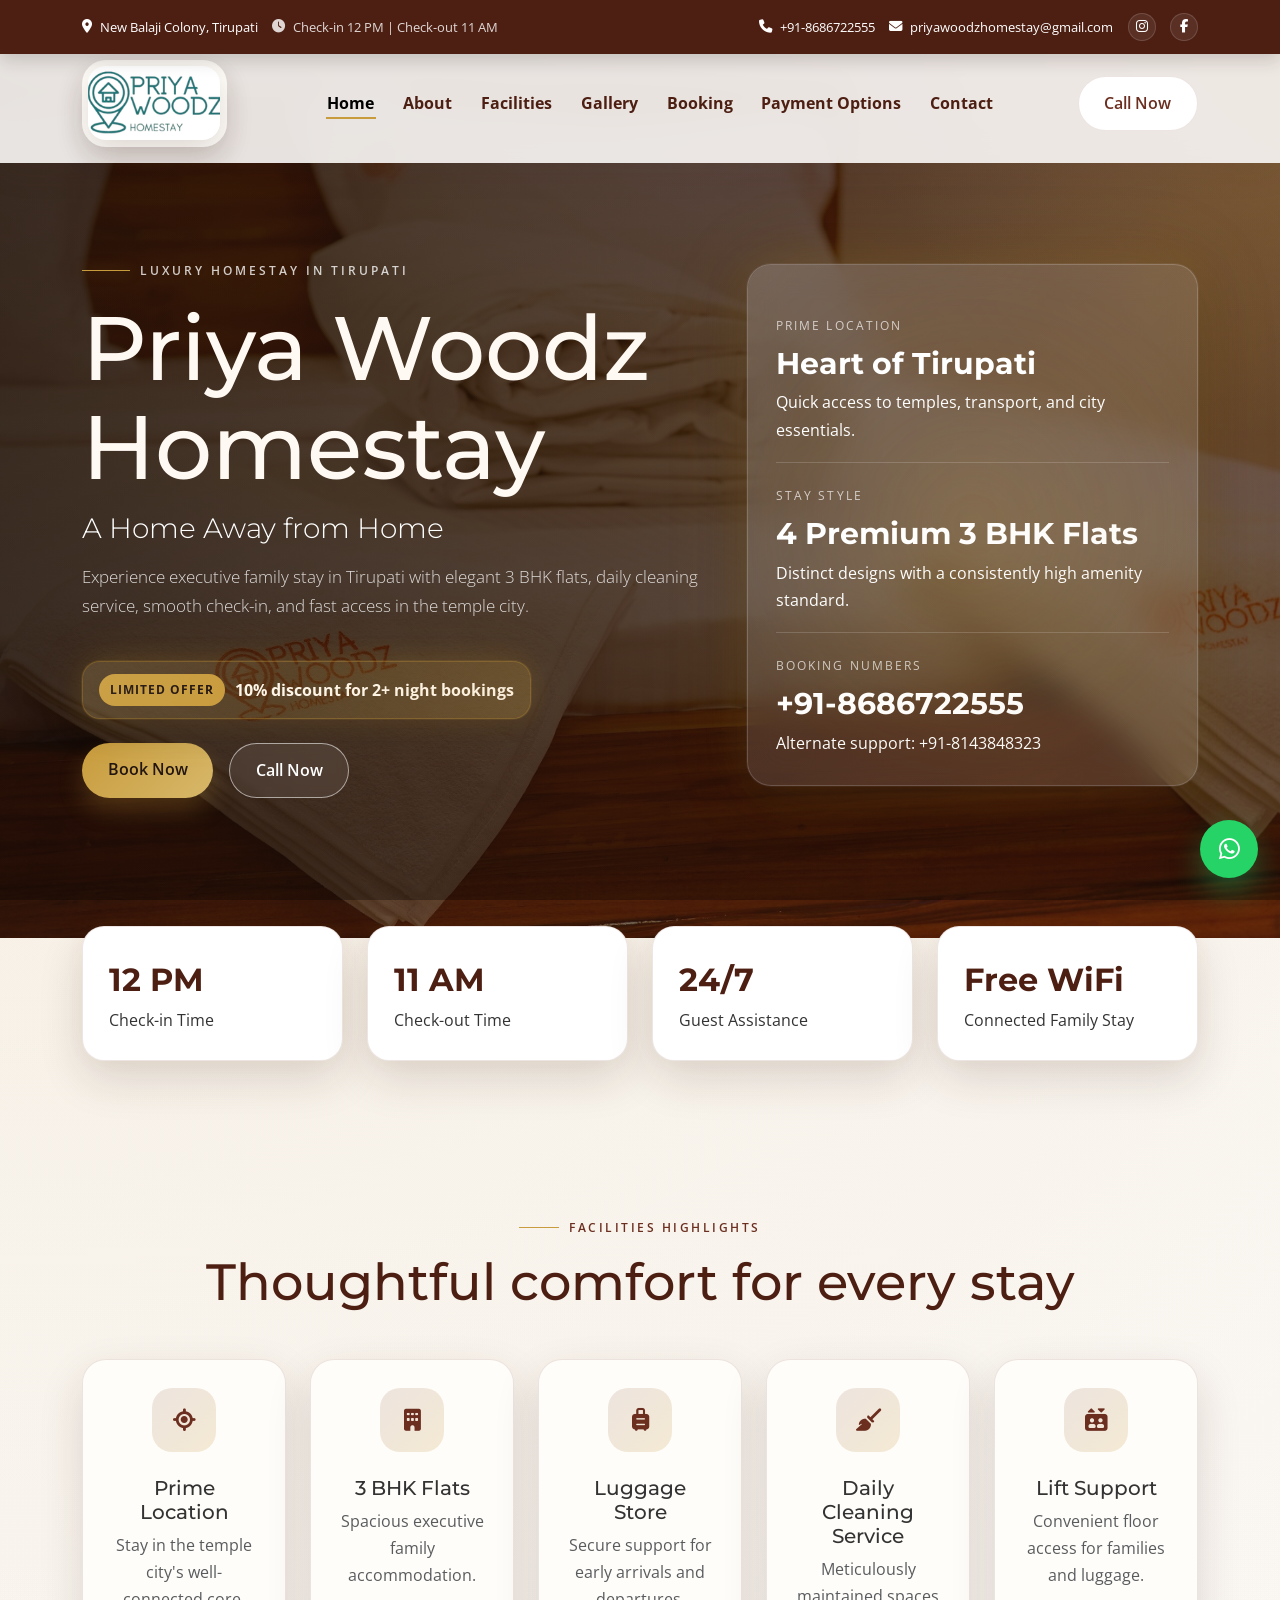
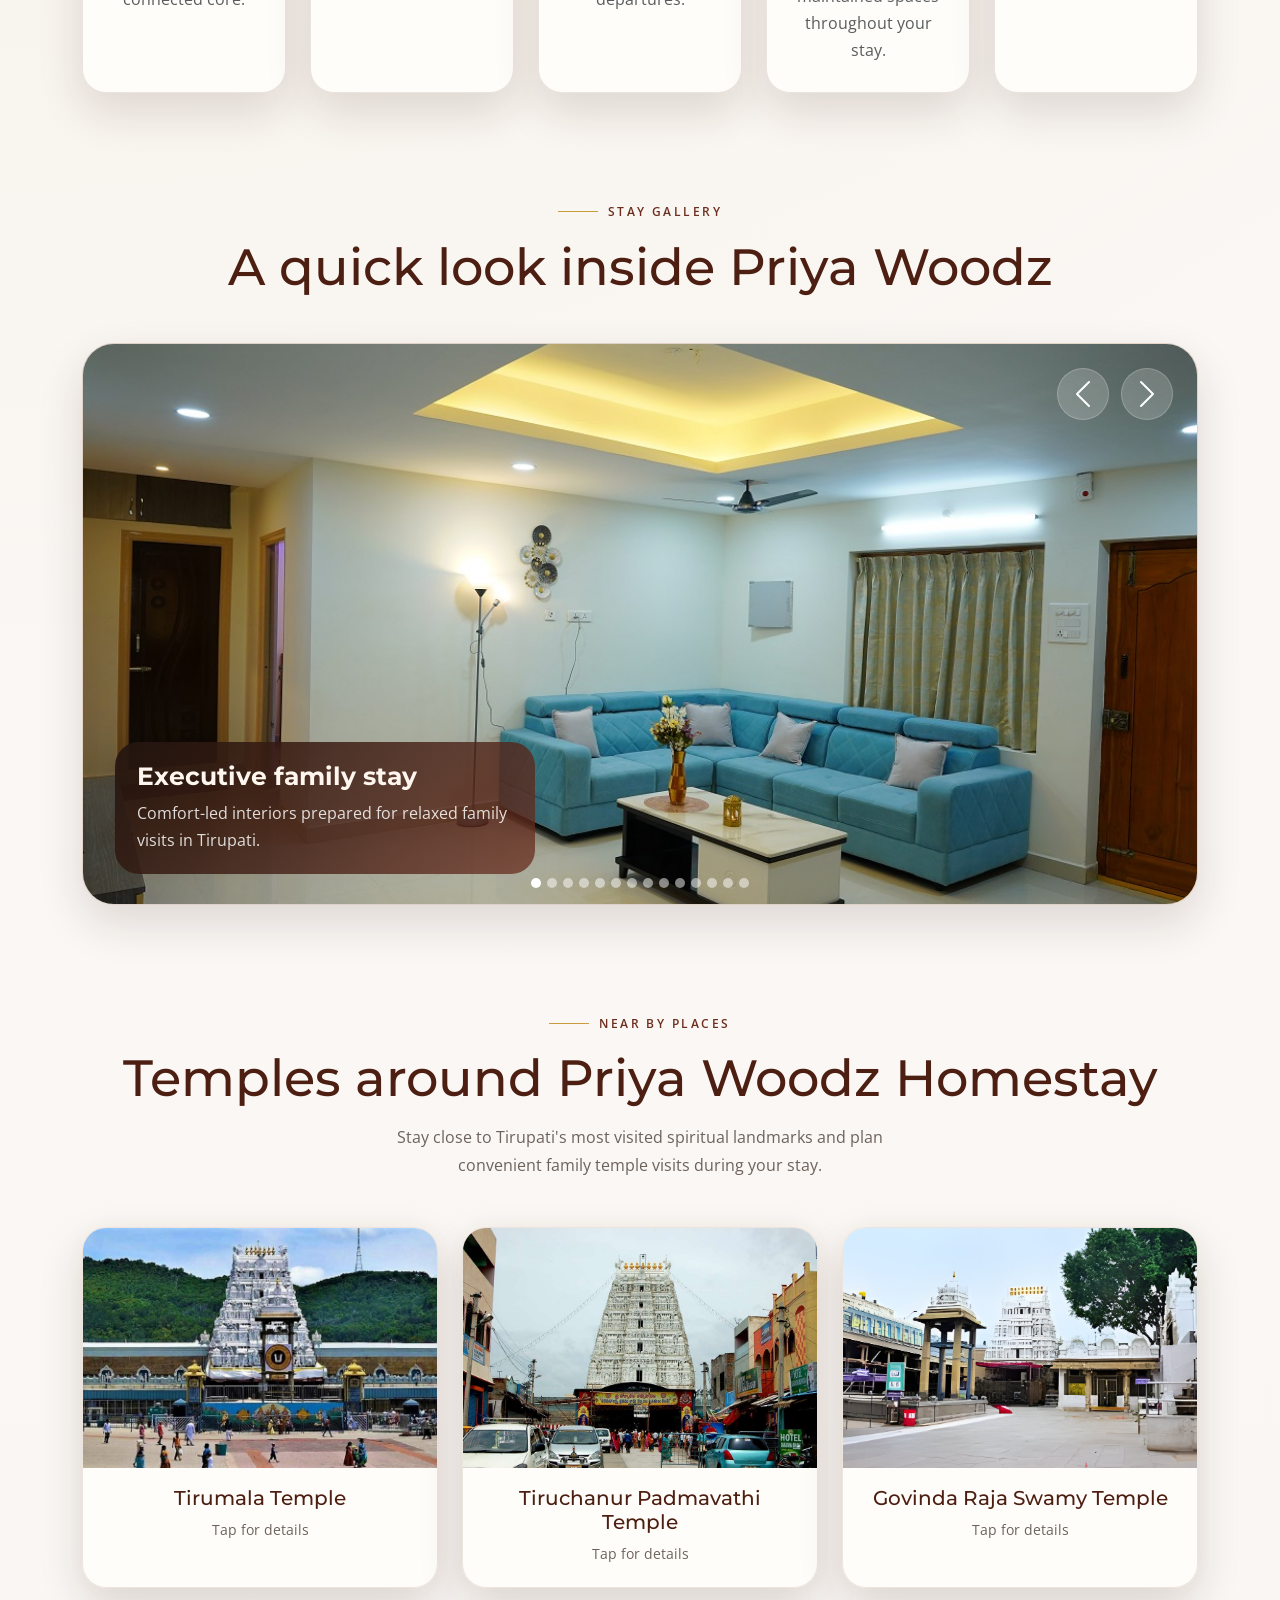
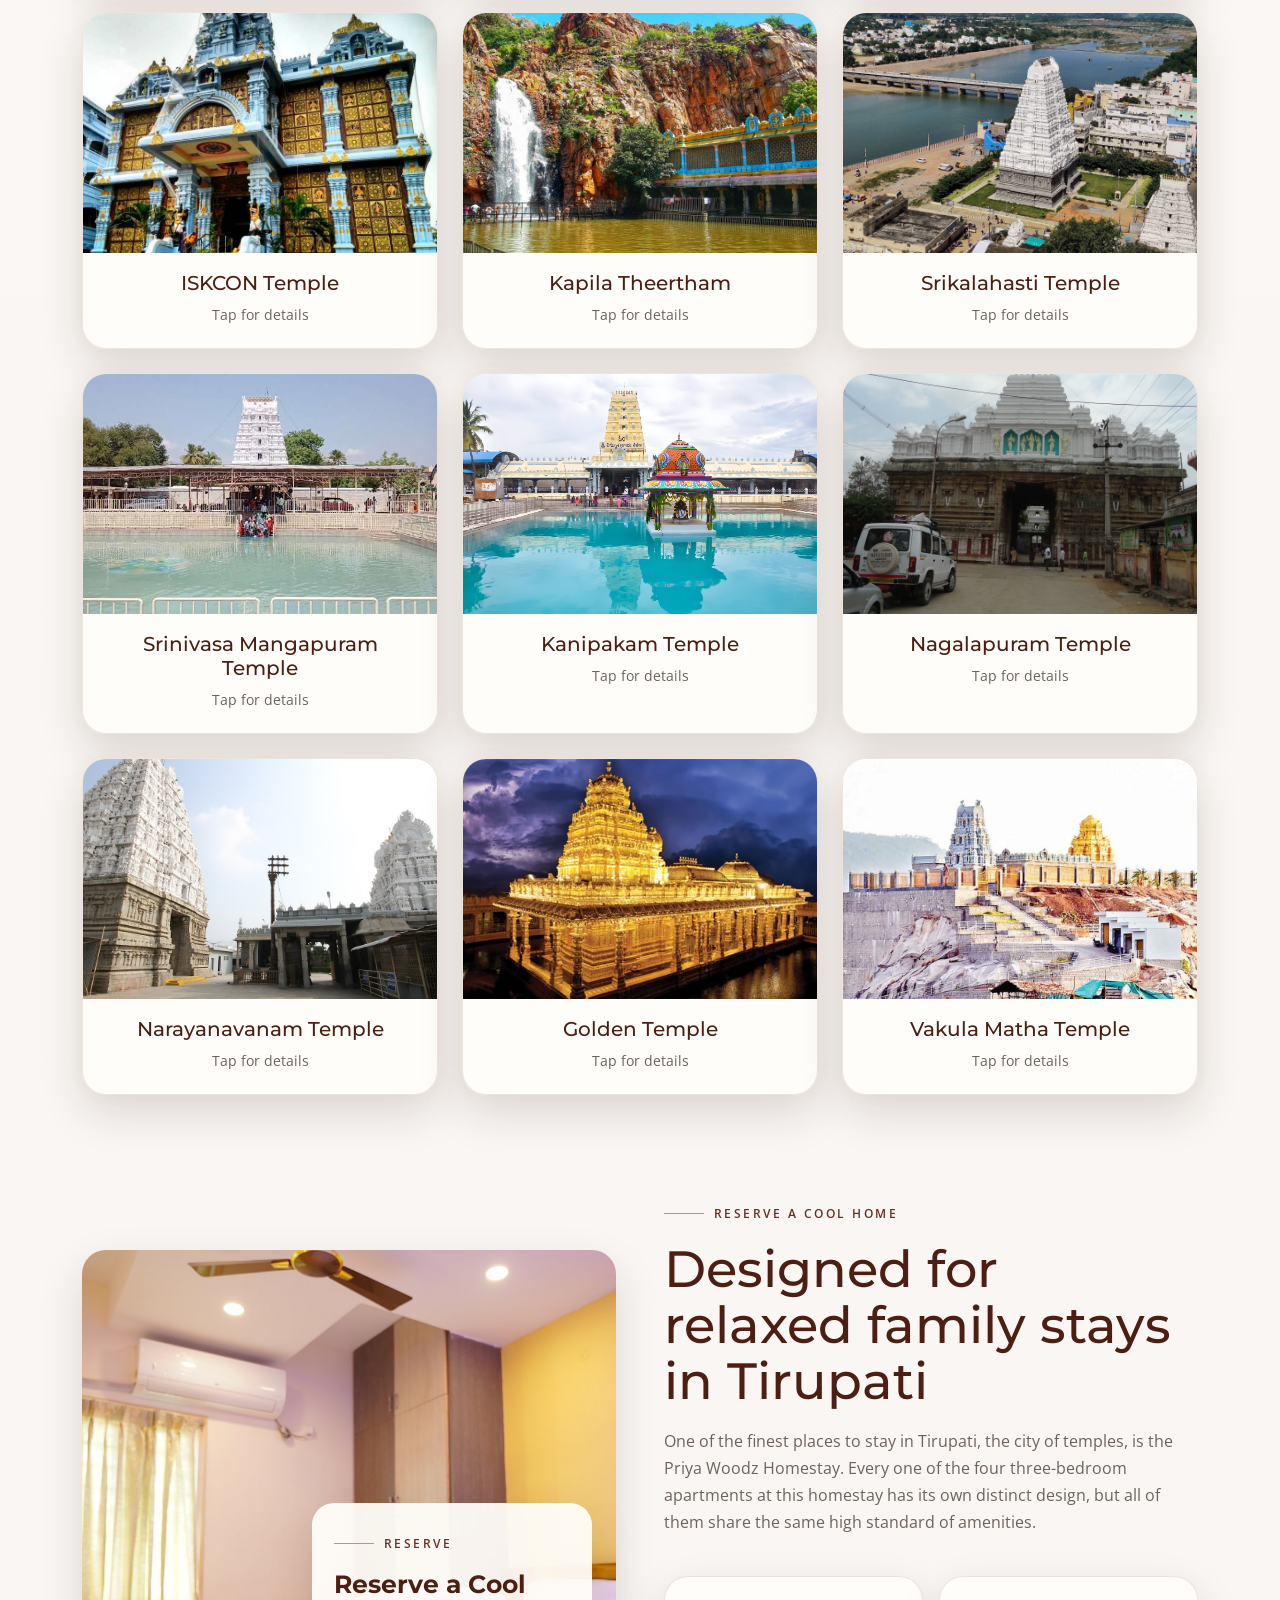
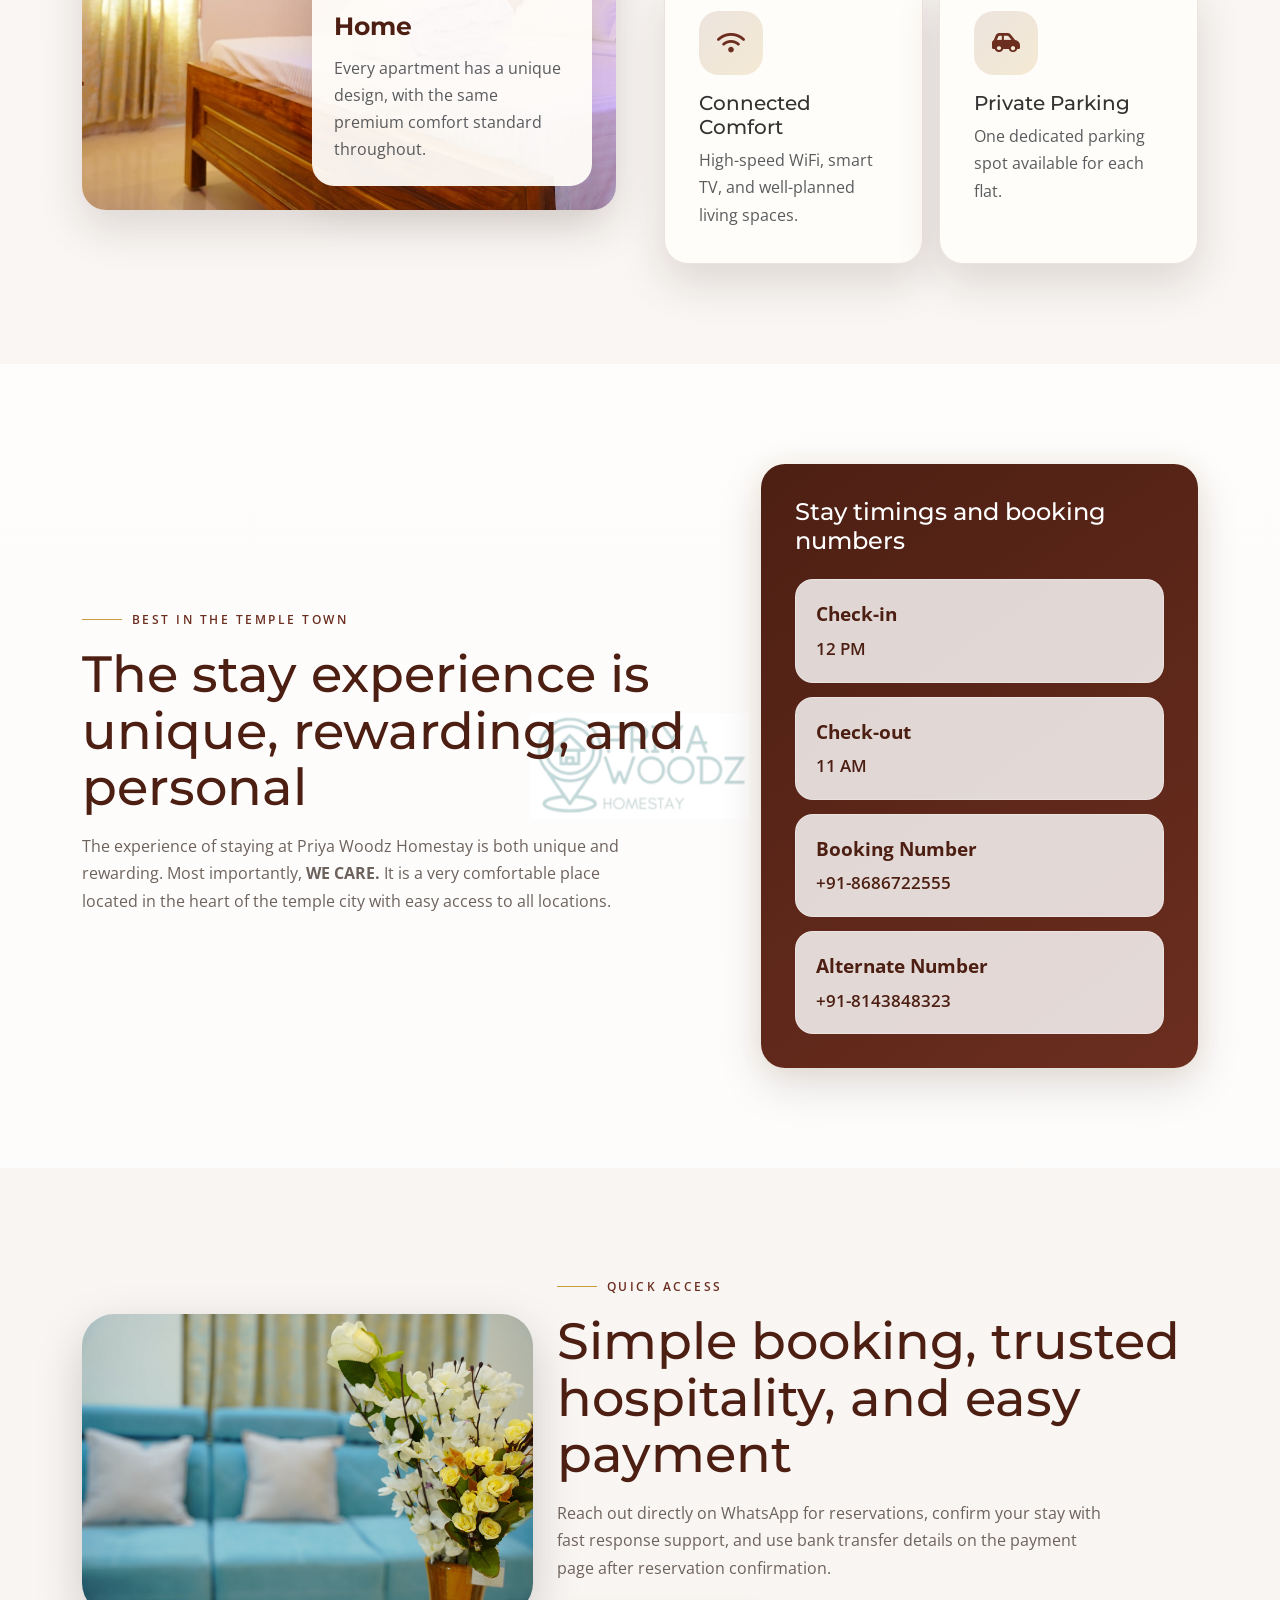
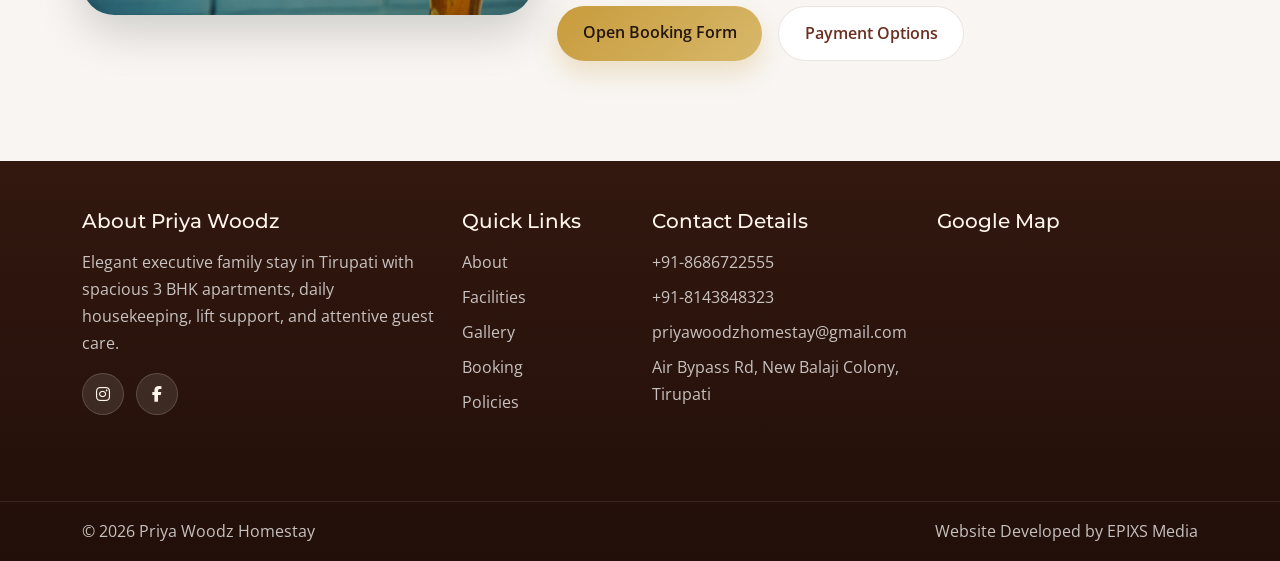
<file: index.html>
﻿<!DOCTYPE html>
<html lang="en">
<head>
  <meta charset="UTF-8">
  <meta name="viewport" content="width=device-width, initial-scale=1.0">
  <title>Priya Woodz Homestay | Best Homestay in Tirupati</title>
      <meta name="description" content="Stay at Priya Woodz Homestay in Tirupati for elegant 3 BHK family accommodation, daily housekeeping, lift support, and easy booking.">
  <link rel="icon" type="image/png" href="Images/Logo Final.png">
  <link rel="apple-touch-icon" href="Images/Logo Final.png">
  <link rel="canonical" href="https://priyawoodzhomestay.com/">
  <meta name="robots" content="index, follow, max-image-preview:large">
  <meta name="theme-color" content="#6B2E1F">
  <meta property="og:title" content="Priya Woodz Homestay | Best Homestay in Tirupati">
  <meta property="og:description" content="Stay at Priya Woodz Homestay in Tirupati for elegant 3 BHK family accommodation, daily housekeeping, lift support, and easy booking.">
  <meta property="og:type" content="website">
  <meta property="og:site_name" content="Priya Woodz Homestay">
  <meta property="og:url" content="https://priyawoodzhomestay.com/">
  <meta property="og:image" content="https://priyawoodzhomestay.com/Images/Home-01.jpg">
  <meta property="og:locale" content="en_IN">
  <meta name="twitter:card" content="summary_large_image">
  <meta name="twitter:title" content="Priya Woodz Homestay | Best Homestay in Tirupati">
  <meta name="twitter:description" content="Stay at Priya Woodz Homestay in Tirupati for elegant 3 BHK family accommodation, daily housekeeping, lift support, and easy booking.">
  <meta name="twitter:image" content="https://priyawoodzhomestay.com/Images/Home-01.jpg">
  <link rel="preconnect" href="https://fonts.googleapis.com">
  <link rel="preconnect" href="https://fonts.gstatic.com" crossorigin>
  <link href="https://fonts.googleapis.com/css2?family=Montserrat:wght@500;600;700;800&family=Open+Sans:wght@300;400;500;600;700&display=swap" rel="stylesheet">
  <link href="https://cdn.jsdelivr.net/npm/bootstrap@5.3.3/dist/css/bootstrap.min.css" rel="stylesheet">
  <link href="https://cdnjs.cloudflare.com/ajax/libs/font-awesome/6.5.2/css/all.min.css" rel="stylesheet">
  <link href="https://unpkg.com/aos@2.3.1/dist/aos.css" rel="stylesheet">
  <link rel="stylesheet" href="css/style.css">
  <link rel="stylesheet" href="css/responsive.css">
  <script type="application/ld+json">
    {
      "@context":"https://schema.org",
      "@type":"LodgingBusiness",
      "name":"Priya Woodz Homestay",
      "image":"https://priyawoodzhomestay.com/Images/Home-01.jpg",
      "description":"Executive family stay in Tirupati with premium 3 BHK flats, daily cleaning, and direct WhatsApp booking.",
      "telephone":["+91-8686722555","+91-8143848323"],
      "email":"priyawoodzhomestay@gmail.com",
      "address":{"@type":"PostalAddress","streetAddress":"H.No. 23-8, 165/1A, Air Bypass Rd, New Balaji Colony","addressLocality":"Tirupati","addressRegion":"Andhra Pradesh","postalCode":"517501","addressCountry":"IN"},
      "checkinTime":"12:00",
      "checkoutTime":"11:00",
      "url":"https://priyawoodzhomestay.com/"
    }
  </script>
</head>
<body>
  <div class="topbar py-2"><div class="container d-flex flex-wrap justify-content-between gap-2"><div class="info-cluster"><a class="small-link" href="https://www.google.com/maps/place/Priyawoodz+Homestay+Tirupati/" target="_blank" rel="noopener"><i class="fa-solid fa-location-dot me-2"></i>New Balaji Colony, Tirupati</a><span><i class="fa-solid fa-clock me-2"></i>Check-in 12 PM | Check-out 11 AM</span></div><div class="link-cluster"><a class="small-link" href="tel:+918686722555"><i class="fa-solid fa-phone me-2"></i>+91-8686722555</a><a class="small-link" href="mailto:priyawoodzhomestay@gmail.com"><i class="fa-solid fa-envelope me-2"></i>priyawoodzhomestay@gmail.com</a><a class="small-link social-compact" href="https://www.instagram.com/priyawoodzhomestay_23/" target="_blank" rel="noopener" aria-label="Instagram"><i class="fa-brands fa-instagram"></i></a><a class="small-link social-compact" href="https://www.facebook.com/p/Priya-Woodz-Homestay-100086943254624/" target="_blank" rel="noopener" aria-label="Facebook"><i class="fa-brands fa-facebook-f"></i></a></div></div></div>
  <nav class="navbar navbar-expand-lg fixed-top">
    <div class="container">
      <a class="navbar-brand" href="index.html">
        <span class="brand-mark"><img src="Images/Logo Final.png" alt="Priya Woodz Homestay logo"></span>
      </a>
      <button class="navbar-toggler" type="button" data-bs-toggle="collapse" data-bs-target="#mainNav" aria-controls="mainNav" aria-expanded="false" aria-label="Toggle navigation">
        <span class="navbar-toggler-icon"></span>
      </button>
      <div class="collapse navbar-collapse" id="mainNav">
        <ul class="navbar-nav mx-auto mb-3 mb-lg-0">
          <li class="nav-item"><a class="nav-link" href="index.html">Home</a></li>
          <li class="nav-item"><a class="nav-link" href="about.html">About</a></li>
          <li class="nav-item"><a class="nav-link" href="facilities.html">Facilities</a></li>
          <li class="nav-item"><a class="nav-link" href="gallery.html">Gallery</a></li>
          <li class="nav-item"><a class="nav-link" href="booking.html">Booking</a></li>
          <li class="nav-item"><a class="nav-link" href="payment.html">Payment Options</a></li>
          <li class="nav-item"><a class="nav-link" href="contact.html">Contact</a></li>
        </ul>
        <div class="action-pills"><a class="btn btn-soft" href="tel:+918686722555">Call Now</a></div>
      </div>
    </div>
  </nav>
  <header class="hero">
    <div class="container">
      <div class="row align-items-center gy-5">
        <div class="col-lg-7" data-aos="fade-right">
          <span class="eyebrow">Luxury Homestay in Tirupati</span>
          <h1 class="display-title">Priya Woodz Homestay</h1>
          <h2 class="h3 fw-light mb-3">A Home Away from Home</h2>
          <p class="lead">Experience executive family stay in Tirupati with elegant 3 BHK flats, daily cleaning service, smooth check-in, and fast access in the temple city.</p>
          <div class="offer-highlight mt-4">
            <span class="offer-tag">Limited Offer</span>
            <strong>10% discount for 2+ night bookings</strong>
          </div>
          <div class="d-flex flex-wrap gap-3 mt-4">
            <a class="btn btn-brand" href="booking.html">Book Now</a>
            <a class="btn btn-outline-brand" href="tel:+918686722555">Call Now</a>
          </div>
        </div>
        <div class="col-lg-5" data-aos="zoom-in">
          <div class="hero-card">
            <div class="hero-stat"><span class="label">Prime Location</span><strong>Heart of Tirupati</strong><span>Quick access to temples, transport, and city essentials.</span></div>
            <div class="hero-stat"><span class="label">Stay Style</span><strong>4 Premium 3 BHK Flats</strong><span>Distinct designs with a consistently high amenity standard.</span></div>
            <div class="hero-stat"><span class="label">Booking Numbers</span><strong>+91-8686722555</strong><span>Alternate support: +91-8143848323</span></div>
          </div>
        </div>
      </div>
    </div>
  </header>
  <section class="stats-band pb-5">
    <div class="container">
      <div class="row g-4">
        <div class="col-sm-6 col-xl-3" data-aos="fade-up"><div class="stat-chip"><strong>12 PM</strong><span>Check-in Time</span></div></div>
        <div class="col-sm-6 col-xl-3" data-aos="fade-up" data-aos-delay="50"><div class="stat-chip"><strong>11 AM</strong><span>Check-out Time</span></div></div>
        <div class="col-sm-6 col-xl-3" data-aos="fade-up" data-aos-delay="100"><div class="stat-chip"><strong>24/7</strong><span>Guest Assistance</span></div></div>
        <div class="col-sm-6 col-xl-3" data-aos="fade-up" data-aos-delay="150"><div class="stat-chip"><strong>Free WiFi</strong><span>Connected Family Stay</span></div></div>
      </div>
    </div>
  </section>
  <section class="section-padding">
    <div class="container">
      <div class="text-center mb-5" data-aos="fade-up">
        <span class="section-subtitle">Facilities Highlights</span>
        <h2 class="section-title">Thoughtful comfort for every stay</h2>
      </div>
      <div class="row g-4">
        <div class="col-md-6 col-lg-4 col-xl" data-aos="zoom-in"><div class="feature-card text-center"><span class="feature-icon mb-4"><i class="fa-solid fa-location-crosshairs"></i></span><h3 class="h5">Prime Location</h3><p class="mb-0 text-muted">Stay in the temple city's well-connected core.</p></div></div>
        <div class="col-md-6 col-lg-4 col-xl" data-aos="zoom-in" data-aos-delay="50"><div class="feature-card text-center"><span class="feature-icon mb-4"><i class="fa-solid fa-building"></i></span><h3 class="h5">3 BHK Flats</h3><p class="mb-0 text-muted">Spacious executive family accommodation.</p></div></div>
        <div class="col-md-6 col-lg-4 col-xl" data-aos="zoom-in" data-aos-delay="100"><div class="feature-card text-center"><span class="feature-icon mb-4"><i class="fa-solid fa-suitcase-rolling"></i></span><h3 class="h5">Luggage Store</h3><p class="mb-0 text-muted">Secure support for early arrivals and departures.</p></div></div>
        <div class="col-md-6 col-lg-6 col-xl" data-aos="zoom-in" data-aos-delay="150"><div class="feature-card text-center"><span class="feature-icon mb-4"><i class="fa-solid fa-broom"></i></span><h3 class="h5">Daily Cleaning Service</h3><p class="mb-0 text-muted">Meticulously maintained spaces throughout your stay.</p></div></div>
        <div class="col-md-6 col-lg-6 col-xl" data-aos="zoom-in" data-aos-delay="200"><div class="feature-card text-center"><span class="feature-icon mb-4"><i class="fa-solid fa-elevator"></i></span><h3 class="h5">Lift Support</h3><p class="mb-0 text-muted">Convenient floor access for families and luggage.</p></div></div>
      </div>
    </div>
  </section>
  <section class="section-padding pt-0">
    <div class="container" data-aos="fade-up">
      <div class="text-center mb-5">
        <span class="section-subtitle">Stay Gallery</span>
        <h2 class="section-title">A quick look inside Priya Woodz</h2>
      </div>
      <div id="homeShowcaseCarousel" class="carousel slide carousel-fade carousel-shell" data-bs-ride="carousel">
        <div class="carousel-indicators">
          <button type="button" data-bs-target="#homeShowcaseCarousel" data-bs-slide-to="0" class="active" aria-current="true" aria-label="Slide 1"></button>
          <button type="button" data-bs-target="#homeShowcaseCarousel" data-bs-slide-to="1" aria-label="Slide 2"></button>
          <button type="button" data-bs-target="#homeShowcaseCarousel" data-bs-slide-to="2" aria-label="Slide 3"></button>
          <button type="button" data-bs-target="#homeShowcaseCarousel" data-bs-slide-to="3" aria-label="Slide 4"></button>
          <button type="button" data-bs-target="#homeShowcaseCarousel" data-bs-slide-to="4" aria-label="Slide 5"></button>
          <button type="button" data-bs-target="#homeShowcaseCarousel" data-bs-slide-to="5" aria-label="Slide 6"></button>
          <button type="button" data-bs-target="#homeShowcaseCarousel" data-bs-slide-to="6" aria-label="Slide 7"></button>
          <button type="button" data-bs-target="#homeShowcaseCarousel" data-bs-slide-to="7" aria-label="Slide 8"></button>
          <button type="button" data-bs-target="#homeShowcaseCarousel" data-bs-slide-to="8" aria-label="Slide 9"></button>
          <button type="button" data-bs-target="#homeShowcaseCarousel" data-bs-slide-to="9" aria-label="Slide 10"></button>
          <button type="button" data-bs-target="#homeShowcaseCarousel" data-bs-slide-to="10" aria-label="Slide 11"></button>
          <button type="button" data-bs-target="#homeShowcaseCarousel" data-bs-slide-to="11" aria-label="Slide 12"></button>
          <button type="button" data-bs-target="#homeShowcaseCarousel" data-bs-slide-to="12" aria-label="Slide 13"></button>
          <button type="button" data-bs-target="#homeShowcaseCarousel" data-bs-slide-to="13" aria-label="Slide 14"></button>
        </div>
        <div class="carousel-inner">
          <div class="carousel-item active">
            <img src="Images/Slide Show Pics/01.jpg" alt="Priya Woodz Homestay slide 1" loading="lazy">
            <div class="carousel-caption-custom"><h3>Executive family stay</h3><p>Comfort-led interiors prepared for relaxed family visits in Tirupati.</p></div>
          </div>
          <div class="carousel-item">
            <img src="Images/Slide Show Pics/11.jpg" alt="Priya Woodz Homestay slide 2" loading="lazy">
            <div class="carousel-caption-custom"><h3>Comfort-focused interiors</h3><p>Warm finishes and spacious layouts designed for a calm stay experience.</p></div>
          </div>
          <div class="carousel-item">
            <img src="Images/Slide Show Pics/111.jpg" alt="Priya Woodz Homestay slide 3" loading="lazy">
            <div class="carousel-caption-custom"><h3>Premium room details</h3><p>Thoughtful room styling with clean lines and guest-ready comfort.</p></div>
          </div>
          <div class="carousel-item">
            <img src="Images/Slide Show Pics/12.jpg" alt="Priya Woodz Homestay slide 4" loading="lazy">
            <div class="carousel-caption-custom"><h3>Spacious bedroom styling</h3><p>Bedrooms arranged for restful sleep and easy family occupancy.</p></div>
          </div>
          <div class="carousel-item">
            <img src="Images/Slide Show Pics/13.jpg" alt="Priya Woodz Homestay slide 5" loading="lazy">
            <div class="carousel-caption-custom"><h3>Refined stay experience</h3><p>A polished homestay atmosphere with practical comfort at every step.</p></div>
          </div>
          <div class="carousel-item">
            <img src="Images/Slide Show Pics/222.jpg" alt="Priya Woodz Homestay slide 6" loading="lazy">
            <div class="carousel-caption-custom"><h3>Relaxed family spaces</h3><p>Interiors that work well for conversation, rest, and longer stays.</p></div>
          </div>
          <div class="carousel-item">
            <img src="Images/Slide Show Pics/444.jpg" alt="Priya Woodz Homestay slide 7" loading="lazy">
            <div class="carousel-caption-custom"><h3>Warm room presentation</h3><p>Balanced design details that make each apartment feel inviting.</p></div>
          </div>
          <div class="carousel-item">
            <img src="Images/Slide Show Pics/555.jpg" alt="Priya Woodz Homestay slide 8" loading="lazy">
            <div class="carousel-caption-custom"><h3>Elegant interiors</h3><p>Well-maintained rooms and living zones with an executive family-stay feel.</p></div>
          </div>
          <div class="carousel-item">
            <img src="Images/Slide Show Pics/777.jpg" alt="Priya Woodz Homestay slide 9" loading="lazy">
            <div class="carousel-caption-custom"><h3>Homestay comfort</h3><p>Comfort and consistency across room variations and shared spaces.</p></div>
          </div>
          <div class="carousel-item">
            <img src="Images/Slide Show Pics/Galleryy.jpg" alt="Priya Woodz Homestay slide 10" loading="lazy">
            <div class="carousel-caption-custom"><h3>Gallery feature view</h3><p>A wider look at the style and layout of the homestay interiors.</p></div>
          </div>
          <div class="carousel-item">
            <img src="Images/Slide Show Pics/Galleryyy.jpg" alt="Priya Woodz Homestay slide 11" loading="lazy">
            <div class="carousel-caption-custom"><h3>Interior showcase</h3><p>Interior details curated to show the quality of the guest experience.</p></div>
          </div>
          <div class="carousel-item">
            <img src="Images/Slide Show Pics/Home-02-Slider.jpg" alt="Priya Woodz Homestay slide 12" loading="lazy">
            <div class="carousel-caption-custom"><h3>Guest-ready layout</h3><p>Practical, spacious accommodation designed for smooth family stays.</p></div>
          </div>
          <div class="carousel-item">
            <img src="Images/Slide Show Pics/Home-03.jpg" alt="Priya Woodz Homestay slide 13" loading="lazy">
            <div class="carousel-caption-custom"><h3>Family lounge detail</h3><p>Shared seating areas that make the homestay feel open and comfortable.</p></div>
          </div>
          <div class="carousel-item">
            <img src="Images/Slide Show Pics/Home-Page-Slider.jpg" alt="Priya Woodz Homestay slide 14" loading="lazy">
            <div class="carousel-caption-custom"><h3>Signature stay view</h3><p>A strong finishing image that reflects the full Priya Woodz experience.</p></div>
          </div>
        </div>
        <button class="carousel-control-prev" type="button" data-bs-target="#homeShowcaseCarousel" data-bs-slide="prev"><span class="carousel-control-prev-icon" aria-hidden="true"></span><span class="visually-hidden">Previous</span></button>
        <button class="carousel-control-next" type="button" data-bs-target="#homeShowcaseCarousel" data-bs-slide="next"><span class="carousel-control-next-icon" aria-hidden="true"></span><span class="visually-hidden">Next</span></button>
      </div>
    </div>
  </section>
  <section class="section-padding pt-0">
    <div class="container">
      <div class="text-center mb-5" data-aos="fade-up">
        <span class="section-subtitle">Near by Places</span>
        <h2 class="section-title">Temples around Priya Woodz Homestay</h2>
        <p class="section-copy mx-auto">Stay close to Tirupati's most visited spiritual landmarks and plan convenient family temple visits during your stay.</p>
      </div>
      <div class="row g-4">
        <div class="col-sm-6 col-lg-4" data-aos="fade-up"><div class="temple-card temple-trigger" role="button" tabindex="0" data-temple="tirumala" data-bs-toggle="modal" data-bs-target="#templeInfoModal"><img src="Images/temples/Tirumala Temple.jpg" alt="Tirumala Temple near Priya Woodz Homestay" loading="lazy"><div class="temple-card-body"><h3 class="h5 mb-1">Tirumala Temple</h3><span>Tap for details</span></div></div></div>
        <div class="col-sm-6 col-lg-4" data-aos="fade-up" data-aos-delay="50"><div class="temple-card temple-trigger" role="button" tabindex="0" data-temple="tiruchanur" data-bs-toggle="modal" data-bs-target="#templeInfoModal"><img src="Images/temples/Tiruchanur Padmavathi Temple.jpg" alt="Tiruchanur Padmavathi Temple near Priya Woodz Homestay" loading="lazy"><div class="temple-card-body"><h3 class="h5 mb-1">Tiruchanur Padmavathi Temple</h3><span>Tap for details</span></div></div></div>
        <div class="col-sm-6 col-lg-4" data-aos="fade-up" data-aos-delay="100"><div class="temple-card temple-trigger" role="button" tabindex="0" data-temple="govindaraja" data-bs-toggle="modal" data-bs-target="#templeInfoModal"><img src="Images/temples/Govinda Raja Swamy Temple.jpeg" alt="Govinda Raja Swamy Temple near Priya Woodz Homestay" loading="lazy"><div class="temple-card-body"><h3 class="h5 mb-1">Govinda Raja Swamy Temple</h3><span>Tap for details</span></div></div></div>
        <div class="col-sm-6 col-lg-4" data-aos="fade-up"><div class="temple-card temple-trigger" role="button" tabindex="0" data-temple="iskcon" data-bs-toggle="modal" data-bs-target="#templeInfoModal"><img src="Images/temples/ISKCON Temple.jpg" alt="ISKCON Temple near Priya Woodz Homestay" loading="lazy"><div class="temple-card-body"><h3 class="h5 mb-1">ISKCON Temple</h3><span>Tap for details</span></div></div></div>
        <div class="col-sm-6 col-lg-4" data-aos="fade-up" data-aos-delay="50"><div class="temple-card temple-trigger" role="button" tabindex="0" data-temple="kapila" data-bs-toggle="modal" data-bs-target="#templeInfoModal"><img src="Images/temples/Kapila Theertham.jpg" alt="Kapila Theertham near Priya Woodz Homestay" loading="lazy"><div class="temple-card-body"><h3 class="h5 mb-1">Kapila Theertham</h3><span>Tap for details</span></div></div></div>
        <div class="col-sm-6 col-lg-4" data-aos="fade-up" data-aos-delay="100"><div class="temple-card temple-trigger" role="button" tabindex="0" data-temple="srikalahasti" data-bs-toggle="modal" data-bs-target="#templeInfoModal"><img src="Images/temples/Srikalahasti Temple.jpg" alt="Srikalahasti Temple near Priya Woodz Homestay" loading="lazy"><div class="temple-card-body"><h3 class="h5 mb-1">Srikalahasti Temple</h3><span>Tap for details</span></div></div></div>
        <div class="col-sm-6 col-lg-4" data-aos="fade-up"><div class="temple-card temple-trigger" role="button" tabindex="0" data-temple="mangapuram" data-bs-toggle="modal" data-bs-target="#templeInfoModal"><img src="Images/temples/Srinivasa Mangapuram Temple.jpg" alt="Srinivasa Mangapuram Temple near Priya Woodz Homestay" loading="lazy"><div class="temple-card-body"><h3 class="h5 mb-1">Srinivasa Mangapuram Temple</h3><span>Tap for details</span></div></div></div>
        <div class="col-sm-6 col-lg-4" data-aos="fade-up" data-aos-delay="50"><div class="temple-card temple-trigger" role="button" tabindex="0" data-temple="kanipakam" data-bs-toggle="modal" data-bs-target="#templeInfoModal"><img src="Images/temples/Kanipakam Temple.jpeg" alt="Kanipakam Temple near Priya Woodz Homestay" loading="lazy"><div class="temple-card-body"><h3 class="h5 mb-1">Kanipakam Temple</h3><span>Tap for details</span></div></div></div>
        <div class="col-sm-6 col-lg-4" data-aos="fade-up" data-aos-delay="100"><div class="temple-card temple-trigger" role="button" tabindex="0" data-temple="nagalapuram" data-bs-toggle="modal" data-bs-target="#templeInfoModal"><img src="Images/temples/Nagalapuram Temple.jpg" alt="Nagalapuram Temple near Priya Woodz Homestay" loading="lazy"><div class="temple-card-body"><h3 class="h5 mb-1">Nagalapuram Temple</h3><span>Tap for details</span></div></div></div>
        <div class="col-sm-6 col-lg-4" data-aos="fade-up"><div class="temple-card temple-trigger" role="button" tabindex="0" data-temple="narayanavanam" data-bs-toggle="modal" data-bs-target="#templeInfoModal"><img src="Images/temples/Narayanavanam Temple.jpg" alt="Narayanavanam Temple near Priya Woodz Homestay" loading="lazy"><div class="temple-card-body"><h3 class="h5 mb-1">Narayanavanam Temple</h3><span>Tap for details</span></div></div></div>
        <div class="col-sm-6 col-lg-4" data-aos="fade-up" data-aos-delay="50"><div class="temple-card temple-trigger" role="button" tabindex="0" data-temple="golden" data-bs-toggle="modal" data-bs-target="#templeInfoModal"><img src="Images/temples/Golden Temple.jpg" alt="Golden Temple near Priya Woodz Homestay" loading="lazy"><div class="temple-card-body"><h3 class="h5 mb-1">Golden Temple</h3><span>Tap for details</span></div></div></div>
        <div class="col-sm-6 col-lg-4" data-aos="fade-up" data-aos-delay="100"><div class="temple-card temple-trigger" role="button" tabindex="0" data-temple="vakula" data-bs-toggle="modal" data-bs-target="#templeInfoModal"><img src="Images/temples/Vakula Matha Temple.jpg" alt="Vakula Matha Temple near Priya Woodz Homestay" loading="lazy"><div class="temple-card-body"><h3 class="h5 mb-1">Vakula Matha Temple</h3><span>Tap for details</span></div></div></div>
      </div>
    </div>
  </section>
  <div class="modal fade" id="templeInfoModal" tabindex="-1" aria-labelledby="templeInfoTitle" aria-hidden="true">
    <div class="modal-dialog modal-dialog-centered modal-lg">
      <div class="modal-content temple-modal">
        <div class="modal-header border-0 pb-0">
          <div>
            <span class="section-subtitle mb-2">Temple Details</span>
            <h3 class="modal-title h2 mb-0" id="templeInfoTitle">Temple Name</h3>
          </div>
          <button type="button" class="btn-close btn-close-white" data-bs-dismiss="modal" aria-label="Close"></button>
        </div>
        <div class="modal-body pt-3">
          <div class="row g-4 align-items-center">
            <div class="col-lg-6">
              <img id="templeInfoImage" class="temple-modal-image" src="Images/temples/Tirumala Temple.jpg" alt="Temple image">
            </div>
            <div class="col-lg-6">
              <p id="templeInfoSummary" class="mb-4"></p>
              <div class="temple-facts">
                <div class="temple-fact-card">
                  <span>Approx. Distance</span>
                  <strong id="templeInfoDistance">--</strong>
                </div>
                <div class="temple-fact-card">
                  <span>Approx. Cab Time</span>
                  <strong id="templeInfoTravel">--</strong>
                </div>
              </div>
              <p class="temple-note mb-0">Travel estimates are approximate and can vary based on road conditions, temple traffic, and pickup time from Priya Woodz Homestay.</p>
            </div>
          </div>
        </div>
      </div>
    </div>
  </div>
  <section class="section-padding pt-0">
    <div class="container">
      <div class="row align-items-center g-5">
        <div class="col-lg-6" data-aos="fade-right">
          <div class="split-media">
            <img src="Images/Home-03.jpg" alt="Priya Woodz Homestay interior seating area" loading="lazy">
            <div class="floating-panel"><span class="section-subtitle mb-2">Reserve</span><strong>Reserve a Cool Home</strong><p class="mb-0 mt-2 text-muted">Every apartment has a unique design, with the same premium comfort standard throughout.</p></div>
          </div>
        </div>
        <div class="col-lg-6" data-aos="fade-left">
          <span class="section-subtitle">Reserve a Cool Home</span>
          <h2 class="section-title">Designed for relaxed family stays in Tirupati</h2>
          <p class="section-copy">One of the finest places to stay in Tirupati, the city of temples, is the Priya Woodz Homestay. Every one of the four three-bedroom apartments at this homestay has its own distinct design, but all of them share the same high standard of amenities.</p>
          <div class="row g-3 mt-4">
            <div class="col-sm-6"><div class="info-card h-100"><span class="mini-icon mb-3"><i class="fa-solid fa-wifi"></i></span><h3 class="h5">Connected Comfort</h3><p class="mb-0 text-muted">High-speed WiFi, smart TV, and well-planned living spaces.</p></div></div>
            <div class="col-sm-6"><div class="info-card h-100"><span class="mini-icon mb-3"><i class="fa-solid fa-car-side"></i></span><h3 class="h5">Private Parking</h3><p class="mb-0 text-muted">One dedicated parking spot available for each flat.</p></div></div>
          </div>
        </div>
      </div>
    </div>
  </section>
  <section class="section-padding bg-pattern">
    <div class="container">
      <div class="row align-items-center g-5">
        <div class="col-lg-7" data-aos="fade-up">
          <span class="section-subtitle">Best in the Temple Town</span>
          <h2 class="section-title">The stay experience is unique, rewarding, and personal</h2>
          <p class="section-copy">The experience of staying at Priya Woodz Homestay is both unique and rewarding. Most importantly, <strong>WE CARE.</strong> It is a very comfortable place located in the heart of the temple city with easy access to all locations.</p>
        </div>
        <div class="col-lg-5" data-aos="fade-left">
          <div class="experience-callout">
            <h3 class="h4 mb-4">Stay timings and booking numbers</h3>
            <ul class="timing-list">
              <li><strong>Check-in</strong>12 PM</li>
              <li><strong>Check-out</strong>11 AM</li>
              <li><strong>Booking Number</strong>+91-8686722555</li>
              <li><strong>Alternate Number</strong>+91-8143848323</li>
            </ul>
          </div>
        </div>
      </div>
    </div>
  </section>
  <section class="section-padding">
    <div class="container">
      <div class="row align-items-center g-4">
        <div class="col-lg-5" data-aos="fade-right"><img class="rounded-5 shadow-lg" src="Images/Home-01.jpg" alt="Bedroom at Priya Woodz Homestay" loading="lazy"></div>
        <div class="col-lg-7" data-aos="fade-left">
          <span class="section-subtitle">Quick Access</span>
          <h2 class="section-title">Simple booking, trusted hospitality, and easy payment</h2>
          <p class="section-copy">Reach out directly on WhatsApp for reservations, confirm your stay with fast response support, and use bank transfer details on the payment page after reservation confirmation.</p>
          <div class="d-flex flex-wrap gap-3 mt-4">
            <a class="btn btn-brand" href="booking.html">Open Booking Form</a>
            <a class="btn btn-soft" href="payment.html">Payment Options</a>
          </div>
        </div>
      </div>
    </div>
  </section>
  <footer class="footer pt-5">
    <div class="container pb-4">
      <div class="row g-4">
        <div class="col-lg-4"><h5>About Priya Woodz</h5><p>Elegant executive family stay in Tirupati with spacious 3 BHK apartments, daily housekeeping, lift support, and attentive guest care.</p><div class="footer-social"><a href="https://www.instagram.com/priyawoodzhomestay_23/" target="_blank" rel="noopener" aria-label="Instagram"><i class="fa-brands fa-instagram"></i></a><a href="https://www.facebook.com/p/Priya-Woodz-Homestay-100086943254624/" target="_blank" rel="noopener" aria-label="Facebook"><i class="fa-brands fa-facebook-f"></i></a></div></div>
        <div class="col-sm-6 col-lg-2"><h5>Quick Links</h5><div class="d-grid gap-2"><a href="about.html">About</a><a href="facilities.html">Facilities</a><a href="gallery.html">Gallery</a><a href="booking.html">Booking</a><a href="policies.html">Policies</a></div></div>
        <div class="col-sm-6 col-lg-3"><h5>Contact Details</h5><div class="d-grid gap-2"><a href="tel:+918686722555">+91-8686722555</a><a href="tel:+918143848323">+91-8143848323</a><a href="mailto:priyawoodzhomestay@gmail.com">priyawoodzhomestay@gmail.com</a><span>Air Bypass Rd, New Balaji Colony, Tirupati</span></div></div>
        <div class="col-lg-3"><h5>Google Map</h5><div class="footer-map"><iframe loading="lazy" src="https://www.google.com/maps/embed?pb=!1m18!1m12!1m3!1d31020.74804053328!2d79.37303787431638!3d13.621620900000005!2m3!1f0!2f0!3f0!3m2!1i1024!2i768!4f13.1!3m3!1m2!1s0x3a4d4b88563f9f0f%3A0xd2ddbffbb94ac83d!2sPriyawoodz%20Homestay%20Tirupati!5e0!3m2!1sen!2sus!4v1773125537914!5m2!1sen!2sus" allowfullscreen="" referrerpolicy="no-referrer-when-downgrade"></iframe></div></div>
      </div>
    </div>
    <div class="footer-bottom py-3"><div class="container d-flex flex-wrap justify-content-between gap-2"><span>&copy; 2026 Priya Woodz Homestay</span><span>Website Developed by EPIXS Media</span></div></div>
  </footer>
  <a class="whatsapp-float" href="https://wa.me/918686722555" target="_blank" rel="noopener" aria-label="Chat on WhatsApp"><i class="fa-brands fa-whatsapp fs-4"></i></a>
  <script src="https://cdn.jsdelivr.net/npm/bootstrap@5.3.3/dist/js/bootstrap.bundle.min.js"></script>
  <script src="https://unpkg.com/aos@2.3.1/dist/aos.js"></script>
  <script src="js/main.js"></script>
</body>
</html>
</file>
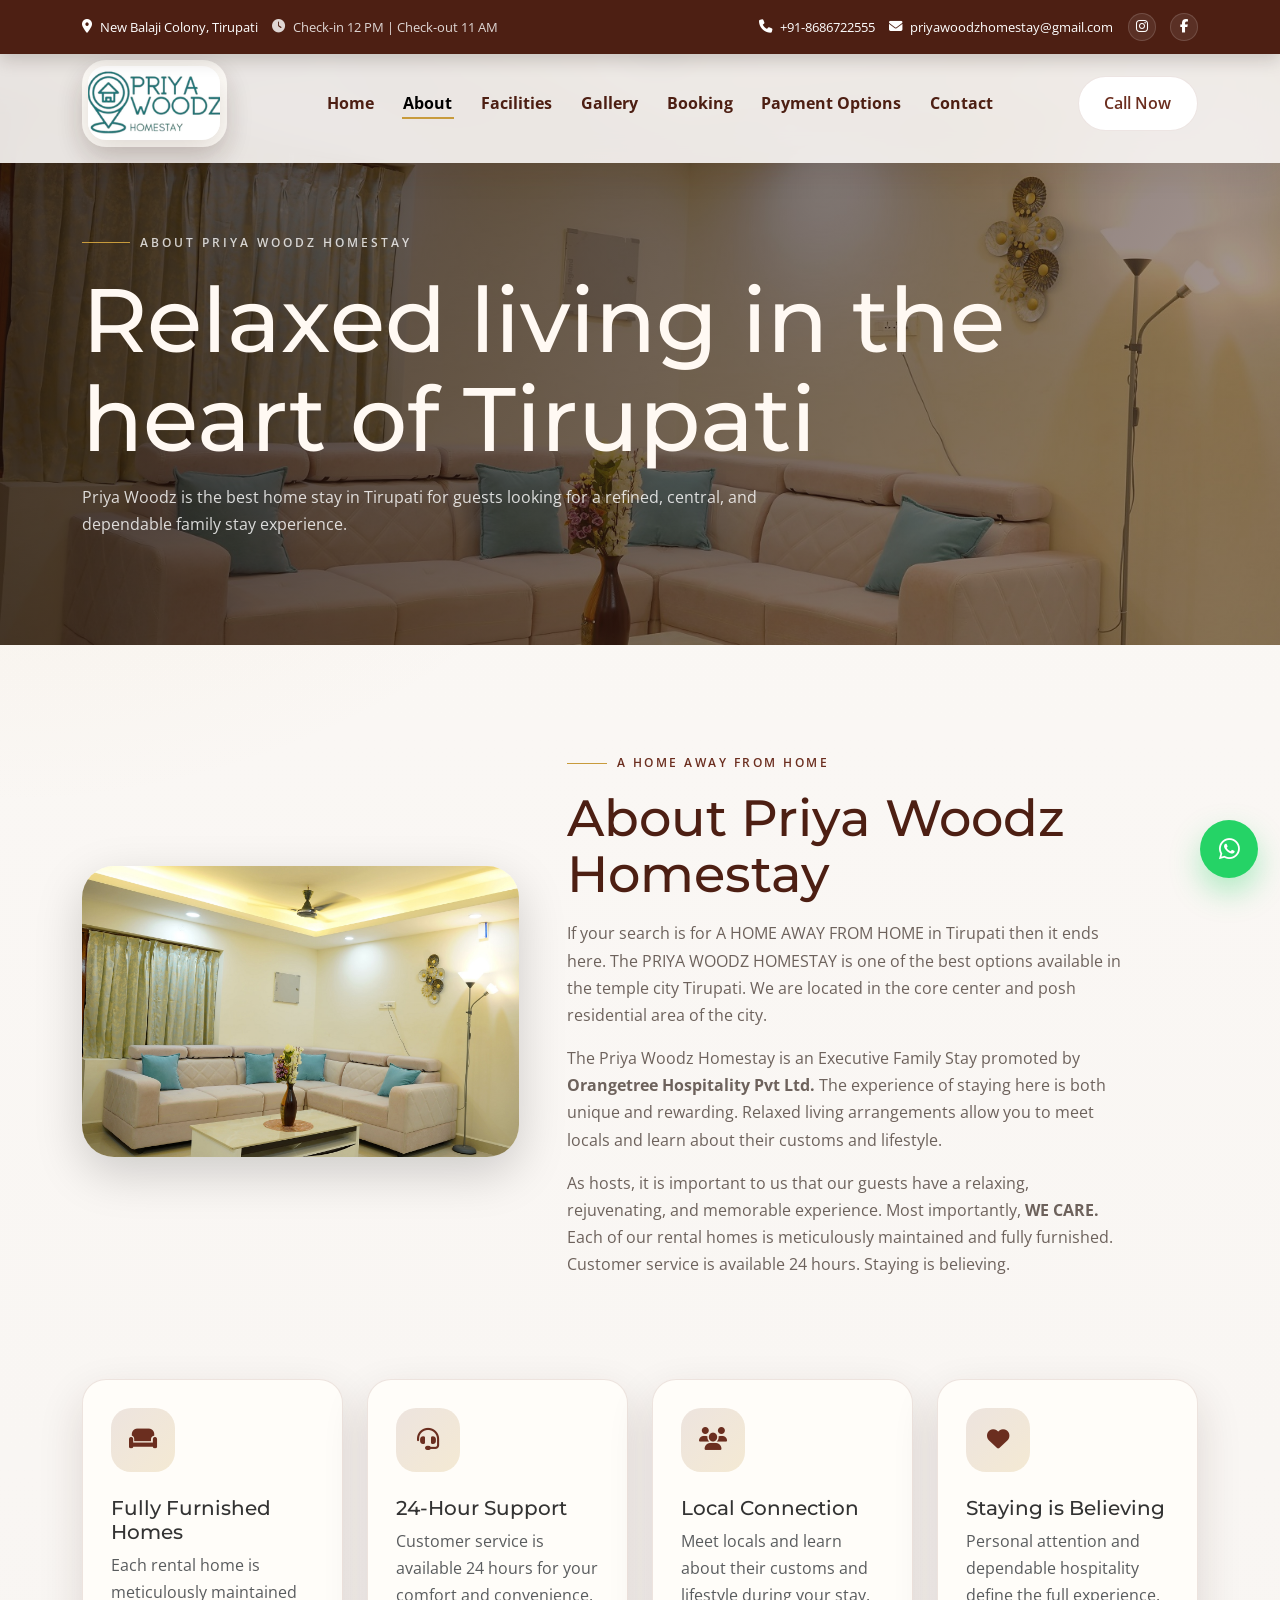
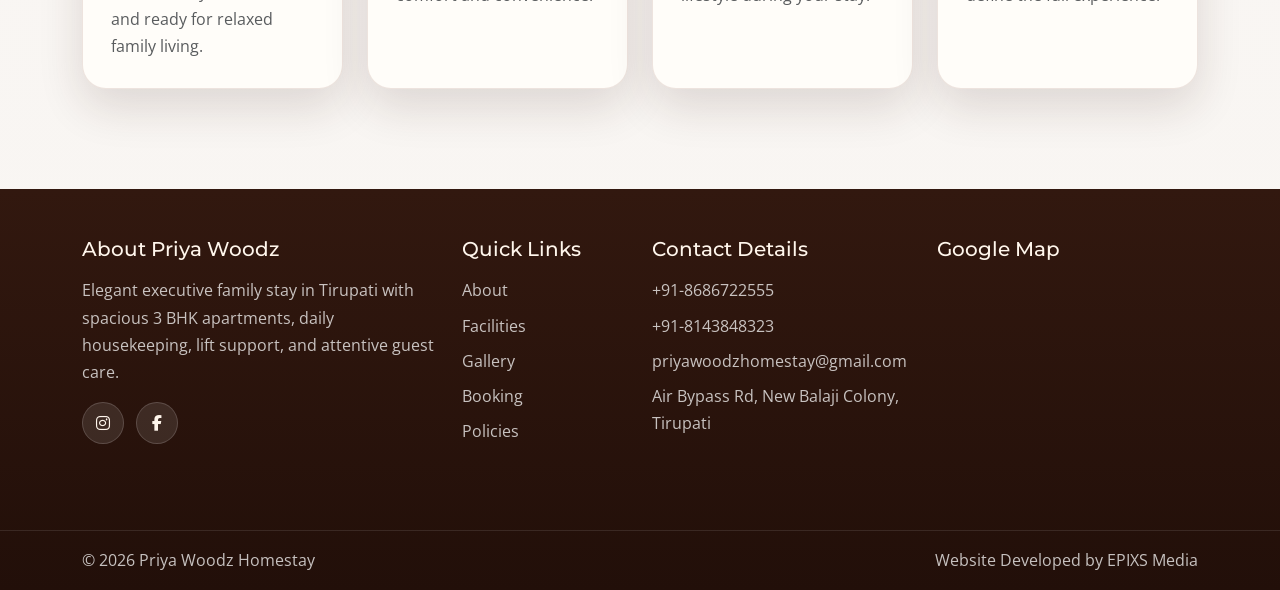
<file: about.html>
﻿<!DOCTYPE html>
<html lang="en">
<head>
  <meta charset="UTF-8">
  <meta name="viewport" content="width=device-width, initial-scale=1.0">
  <title>About Priya Woodz Homestay | Executive Family Stay in Tirupati</title>
      <meta name="description" content="Learn about Priya Woodz Homestay, an executive family stay in Tirupati promoted by Orangetree Hospitality Pvt Ltd.">
  <link rel="icon" type="image/png" href="Images/Logo Final.png">
  <link rel="apple-touch-icon" href="Images/Logo Final.png">
  <link rel="canonical" href="https://priyawoodzhomestay.com/about.html">
  <meta name="robots" content="index, follow, max-image-preview:large">
  <meta name="theme-color" content="#6B2E1F">
  <meta property="og:title" content="About Priya Woodz Homestay | Executive Family Stay in Tirupati">
  <meta property="og:description" content="Learn about Priya Woodz Homestay, an executive family stay in Tirupati promoted by Orangetree Hospitality Pvt Ltd.">
  <meta property="og:type" content="website">
  <meta property="og:site_name" content="Priya Woodz Homestay">
  <meta property="og:url" content="https://priyawoodzhomestay.com/about.html">
  <meta property="og:image" content="https://priyawoodzhomestay.com/Images/About.jpg">
  <meta property="og:locale" content="en_IN">
  <meta name="twitter:card" content="summary_large_image">
  <meta name="twitter:title" content="About Priya Woodz Homestay | Executive Family Stay in Tirupati">
  <meta name="twitter:description" content="Learn about Priya Woodz Homestay, an executive family stay in Tirupati promoted by Orangetree Hospitality Pvt Ltd.">
  <meta name="twitter:image" content="https://priyawoodzhomestay.com/Images/About.jpg">
  <link rel="preconnect" href="https://fonts.googleapis.com">
  <link rel="preconnect" href="https://fonts.gstatic.com" crossorigin>
  <link href="https://fonts.googleapis.com/css2?family=Montserrat:wght@500;600;700;800&family=Open+Sans:wght@300;400;500;600;700&display=swap" rel="stylesheet">
  <link href="https://cdn.jsdelivr.net/npm/bootstrap@5.3.3/dist/css/bootstrap.min.css" rel="stylesheet">
  <link href="https://cdnjs.cloudflare.com/ajax/libs/font-awesome/6.5.2/css/all.min.css" rel="stylesheet">
  <link href="https://unpkg.com/aos@2.3.1/dist/aos.css" rel="stylesheet">
  <link rel="stylesheet" href="css/style.css">
  <link rel="stylesheet" href="css/responsive.css">
  <script type="application/ld+json">{"@context":"https://schema.org","@type":"WebPage","name":"About Priya Woodz Homestay","url":"https://priyawoodzhomestay.com/about.html","description":"About page for Priya Woodz Homestay in Tirupati."}</script>
</head>
<body>
  <div class="topbar py-2"><div class="container d-flex flex-wrap justify-content-between gap-2"><div class="info-cluster"><a class="small-link" href="https://www.google.com/maps/place/Priyawoodz+Homestay+Tirupati/" target="_blank" rel="noopener"><i class="fa-solid fa-location-dot me-2"></i>New Balaji Colony, Tirupati</a><span><i class="fa-solid fa-clock me-2"></i>Check-in 12 PM | Check-out 11 AM</span></div><div class="link-cluster"><a class="small-link" href="tel:+918686722555"><i class="fa-solid fa-phone me-2"></i>+91-8686722555</a><a class="small-link" href="mailto:priyawoodzhomestay@gmail.com"><i class="fa-solid fa-envelope me-2"></i>priyawoodzhomestay@gmail.com</a><a class="small-link social-compact" href="https://www.instagram.com/priyawoodzhomestay_23/" target="_blank" rel="noopener" aria-label="Instagram"><i class="fa-brands fa-instagram"></i></a><a class="small-link social-compact" href="https://www.facebook.com/p/Priya-Woodz-Homestay-100086943254624/" target="_blank" rel="noopener" aria-label="Facebook"><i class="fa-brands fa-facebook-f"></i></a></div></div></div>
  <nav class="navbar navbar-expand-lg fixed-top"><div class="container"><a class="navbar-brand" href="index.html"><span class="brand-mark"><img src="Images/Logo Final.png" alt="Priya Woodz Homestay logo"></span></a><button class="navbar-toggler" type="button" data-bs-toggle="collapse" data-bs-target="#mainNav" aria-controls="mainNav" aria-expanded="false" aria-label="Toggle navigation"><span class="navbar-toggler-icon"></span></button><div class="collapse navbar-collapse" id="mainNav"><ul class="navbar-nav mx-auto mb-3 mb-lg-0"><li class="nav-item"><a class="nav-link" href="index.html">Home</a></li><li class="nav-item"><a class="nav-link" href="about.html">About</a></li><li class="nav-item"><a class="nav-link" href="facilities.html">Facilities</a></li><li class="nav-item"><a class="nav-link" href="gallery.html">Gallery</a></li><li class="nav-item"><a class="nav-link" href="booking.html">Booking</a></li><li class="nav-item"><a class="nav-link" href="payment.html">Payment Options</a></li><li class="nav-item"><a class="nav-link" href="contact.html">Contact</a></li></ul><div class="action-pills"><a class="btn btn-soft" href="tel:+918686722555">Call Now</a></div></div></div></nav>
  <header class="facilities-banner">
    <div class="container" data-aos="fade-up"><span class="eyebrow">About Priya Woodz Homestay</span><h1 class="display-title mb-3">Relaxed living in the heart of Tirupati</h1><p>Priya Woodz is the best home stay in Tirupati for guests looking for a refined, central, and dependable family stay experience.</p></div>
  </header>
  <section class="section-padding">
    <div class="container">
      <div class="row align-items-center g-5">
        <div class="col-lg-5" data-aos="fade-right"><img class="rounded-5 shadow-lg" src="Images/About-Us-1.jpg" alt="About Priya Woodz Homestay" loading="lazy"></div>
        <div class="col-lg-7" data-aos="fade-left">
          <span class="section-subtitle">A Home Away from Home</span>
          <h2 class="section-title">About Priya Woodz Homestay</h2>
          <p class="section-copy">If your search is for A HOME AWAY FROM HOME in Tirupati then it ends here. The PRIYA WOODZ HOMESTAY is one of the best options available in the temple city Tirupati. We are located in the core center and posh residential area of the city.</p>
          <p class="section-copy">The Priya Woodz Homestay is an Executive Family Stay promoted by <strong>Orangetree Hospitality Pvt Ltd.</strong> The experience of staying here is both unique and rewarding. Relaxed living arrangements allow you to meet locals and learn about their customs and lifestyle.</p>
          <p class="section-copy mb-0">As hosts, it is important to us that our guests have a relaxing, rejuvenating, and memorable experience. Most importantly, <strong>WE CARE.</strong> Each of our rental homes is meticulously maintained and fully furnished. Customer service is available 24 hours. Staying is believing.</p>
        </div>
      </div>
    </div>
  </section>
  <section class="section-padding pt-0">
    <div class="container">
      <div class="row g-4">
        <div class="col-md-6 col-xl-3" data-aos="zoom-in"><div class="feature-card h-100"><span class="feature-icon mb-4"><i class="fa-solid fa-couch"></i></span><h3 class="h5">Fully Furnished Homes</h3><p class="mb-0 text-muted">Each rental home is meticulously maintained and ready for relaxed family living.</p></div></div>
        <div class="col-md-6 col-xl-3" data-aos="zoom-in" data-aos-delay="50"><div class="feature-card h-100"><span class="feature-icon mb-4"><i class="fa-solid fa-headset"></i></span><h3 class="h5">24-Hour Support</h3><p class="mb-0 text-muted">Customer service is available 24 hours for your comfort and convenience.</p></div></div>
        <div class="col-md-6 col-xl-3" data-aos="zoom-in" data-aos-delay="100"><div class="feature-card h-100"><span class="feature-icon mb-4"><i class="fa-solid fa-users"></i></span><h3 class="h5">Local Connection</h3><p class="mb-0 text-muted">Meet locals and learn about their customs and lifestyle during your stay.</p></div></div>
        <div class="col-md-6 col-xl-3" data-aos="zoom-in" data-aos-delay="150"><div class="feature-card h-100"><span class="feature-icon mb-4"><i class="fa-solid fa-heart"></i></span><h3 class="h5">Staying is Believing</h3><p class="mb-0 text-muted">Personal attention and dependable hospitality define the full experience.</p></div></div>
      </div>
    </div>
  </section>
  <footer class="footer pt-5"><div class="container pb-4"><div class="row g-4"><div class="col-lg-4"><h5>About Priya Woodz</h5><p>Elegant executive family stay in Tirupati with spacious 3 BHK apartments, daily housekeeping, lift support, and attentive guest care.</p><div class="footer-social"><a href="https://www.instagram.com/priyawoodzhomestay_23/" target="_blank" rel="noopener" aria-label="Instagram"><i class="fa-brands fa-instagram"></i></a><a href="https://www.facebook.com/p/Priya-Woodz-Homestay-100086943254624/" target="_blank" rel="noopener" aria-label="Facebook"><i class="fa-brands fa-facebook-f"></i></a></div></div><div class="col-sm-6 col-lg-2"><h5>Quick Links</h5><div class="d-grid gap-2"><a href="about.html">About</a><a href="facilities.html">Facilities</a><a href="gallery.html">Gallery</a><a href="booking.html">Booking</a><a href="policies.html">Policies</a></div></div><div class="col-sm-6 col-lg-3"><h5>Contact Details</h5><div class="d-grid gap-2"><a href="tel:+918686722555">+91-8686722555</a><a href="tel:+918143848323">+91-8143848323</a><a href="mailto:priyawoodzhomestay@gmail.com">priyawoodzhomestay@gmail.com</a><span>Air Bypass Rd, New Balaji Colony, Tirupati</span></div></div><div class="col-lg-3"><h5>Google Map</h5><div class="footer-map"><iframe loading="lazy" src="https://www.google.com/maps/embed?pb=!1m18!1m12!1m3!1d31020.74804053328!2d79.37303787431638!3d13.621620900000005!2m3!1f0!2f0!3f0!3m2!1i1024!2i768!4f13.1!3m3!1m2!1s0x3a4d4b88563f9f0f%3A0xd2ddbffbb94ac83d!2sPriyawoodz%20Homestay%20Tirupati!5e0!3m2!1sen!2sus!4v1773125537914!5m2!1sen!2sus" allowfullscreen="" referrerpolicy="no-referrer-when-downgrade"></iframe></div></div></div></div><div class="footer-bottom py-3"><div class="container d-flex flex-wrap justify-content-between gap-2"><span>&copy; 2026 Priya Woodz Homestay</span><span>Website Developed by EPIXS Media</span></div></div></footer>
  <a class="whatsapp-float" href="https://wa.me/918686722555" target="_blank" rel="noopener" aria-label="Chat on WhatsApp"><i class="fa-brands fa-whatsapp fs-4"></i></a>
  <script src="https://cdn.jsdelivr.net/npm/bootstrap@5.3.3/dist/js/bootstrap.bundle.min.js"></script><script src="https://unpkg.com/aos@2.3.1/dist/aos.js"></script><script src="js/main.js"></script>
</body>
</html>
</file>
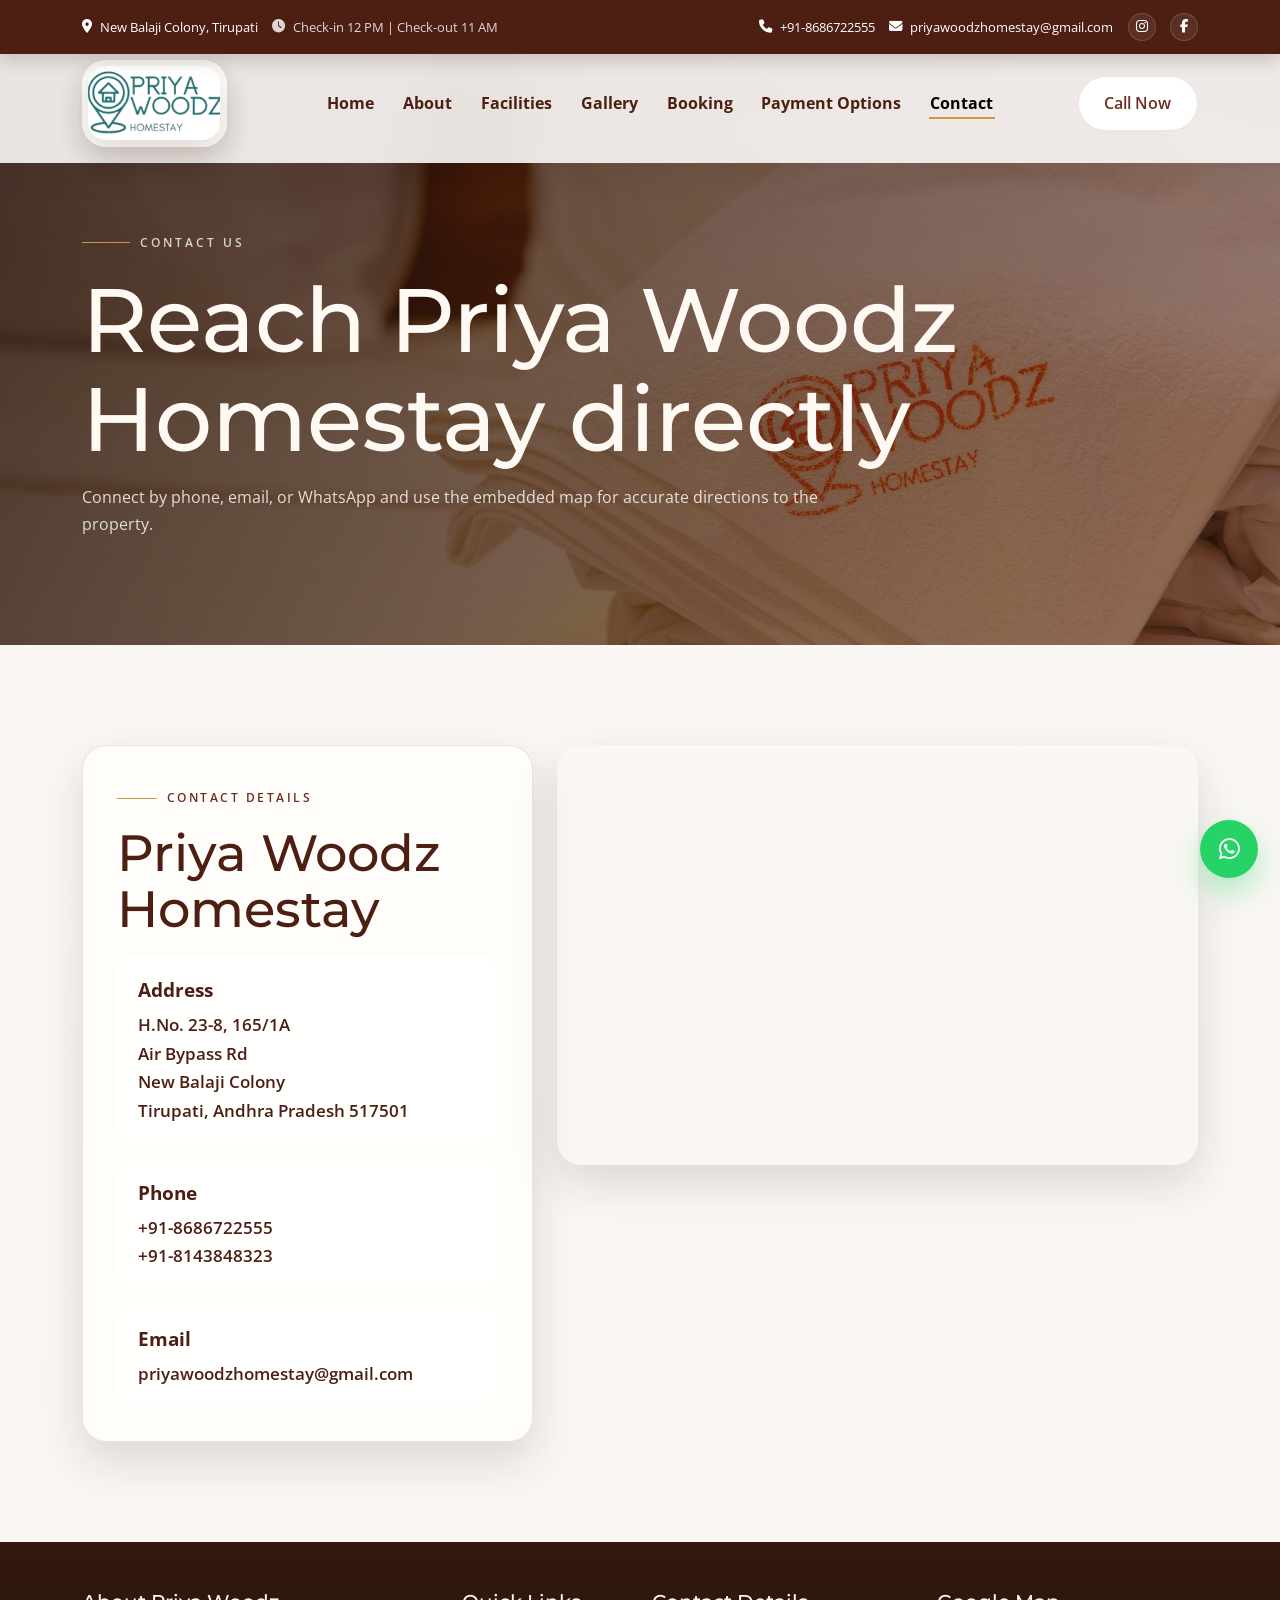
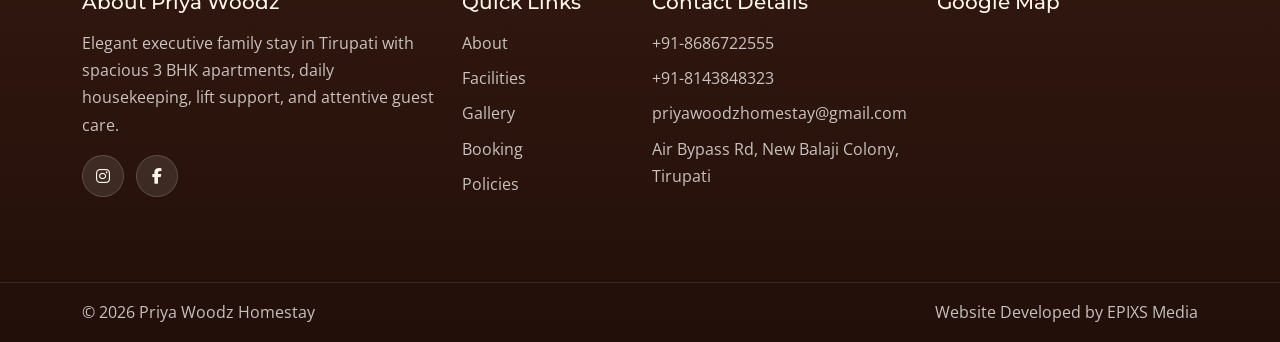
<file: contact.html>
﻿<!DOCTYPE html>
<html lang="en">
<head>
  <meta charset="UTF-8">
  <meta name="viewport" content="width=device-width, initial-scale=1.0">
  <title>Contact Us | Priya Woodz Homestay Tirupati</title>
      <meta name="description" content="Contact Priya Woodz Homestay in Tirupati by phone, email, WhatsApp, or Google Maps for reservations and directions.">
  <link rel="icon" type="image/png" href="Images/Logo Final.png">
  <link rel="apple-touch-icon" href="Images/Logo Final.png">
  <link rel="canonical" href="https://priyawoodzhomestay.com/contact.html">
  <meta name="robots" content="index, follow, max-image-preview:large">
  <meta name="theme-color" content="#6B2E1F">
  <meta property="og:title" content="Contact Us | Priya Woodz Homestay Tirupati">
  <meta property="og:description" content="Contact Priya Woodz Homestay in Tirupati by phone, email, WhatsApp, or Google Maps for reservations and directions.">
  <meta property="og:type" content="website">
  <meta property="og:site_name" content="Priya Woodz Homestay">
  <meta property="og:url" content="https://priyawoodzhomestay.com/contact.html">
  <meta property="og:image" content="https://priyawoodzhomestay.com/Images/Home-Address.jpg">
  <meta property="og:locale" content="en_IN">
  <meta name="twitter:card" content="summary_large_image">
  <meta name="twitter:title" content="Contact Us | Priya Woodz Homestay Tirupati">
  <meta name="twitter:description" content="Contact Priya Woodz Homestay in Tirupati by phone, email, WhatsApp, or Google Maps for reservations and directions.">
  <meta name="twitter:image" content="https://priyawoodzhomestay.com/Images/Home-Address.jpg">
  <link rel="preconnect" href="https://fonts.googleapis.com">
  <link rel="preconnect" href="https://fonts.gstatic.com" crossorigin>
  <link href="https://fonts.googleapis.com/css2?family=Montserrat:wght@500;600;700;800&family=Open+Sans:wght@300;400;500;600;700&display=swap" rel="stylesheet">
  <link href="https://cdn.jsdelivr.net/npm/bootstrap@5.3.3/dist/css/bootstrap.min.css" rel="stylesheet">
  <link href="https://cdnjs.cloudflare.com/ajax/libs/font-awesome/6.5.2/css/all.min.css" rel="stylesheet">
  <link href="https://unpkg.com/aos@2.3.1/dist/aos.css" rel="stylesheet">
  <link rel="stylesheet" href="css/style.css">
  <link rel="stylesheet" href="css/responsive.css">
  <script type="application/ld+json">{"@context":"https://schema.org","@type":"ContactPage","name":"Contact Priya Woodz Homestay","url":"https://priyawoodzhomestay.com/contact.html","description":"Contact page for Priya Woodz Homestay in Tirupati."}</script>
</head>
<body>
  <div class="topbar py-2"><div class="container d-flex flex-wrap justify-content-between gap-2"><div class="info-cluster"><a class="small-link" href="https://www.google.com/maps/place/Priyawoodz+Homestay+Tirupati/" target="_blank" rel="noopener"><i class="fa-solid fa-location-dot me-2"></i>New Balaji Colony, Tirupati</a><span><i class="fa-solid fa-clock me-2"></i>Check-in 12 PM | Check-out 11 AM</span></div><div class="link-cluster"><a class="small-link" href="tel:+918686722555"><i class="fa-solid fa-phone me-2"></i>+91-8686722555</a><a class="small-link" href="mailto:priyawoodzhomestay@gmail.com"><i class="fa-solid fa-envelope me-2"></i>priyawoodzhomestay@gmail.com</a><a class="small-link social-compact" href="https://www.instagram.com/priyawoodzhomestay_23/" target="_blank" rel="noopener" aria-label="Instagram"><i class="fa-brands fa-instagram"></i></a><a class="small-link social-compact" href="https://www.facebook.com/p/Priya-Woodz-Homestay-100086943254624/" target="_blank" rel="noopener" aria-label="Facebook"><i class="fa-brands fa-facebook-f"></i></a></div></div></div>
  <nav class="navbar navbar-expand-lg fixed-top"><div class="container"><a class="navbar-brand" href="index.html"><span class="brand-mark"><img src="Images/Logo Final.png" alt="Priya Woodz Homestay logo"></span></a><button class="navbar-toggler" type="button" data-bs-toggle="collapse" data-bs-target="#mainNav" aria-controls="mainNav" aria-expanded="false" aria-label="Toggle navigation"><span class="navbar-toggler-icon"></span></button><div class="collapse navbar-collapse" id="mainNav"><ul class="navbar-nav mx-auto mb-3 mb-lg-0"><li class="nav-item"><a class="nav-link" href="index.html">Home</a></li><li class="nav-item"><a class="nav-link" href="about.html">About</a></li><li class="nav-item"><a class="nav-link" href="facilities.html">Facilities</a></li><li class="nav-item"><a class="nav-link" href="gallery.html">Gallery</a></li><li class="nav-item"><a class="nav-link" href="booking.html">Booking</a></li><li class="nav-item"><a class="nav-link" href="payment.html">Payment Options</a></li><li class="nav-item"><a class="nav-link" href="contact.html">Contact</a></li></ul><div class="action-pills"><a class="btn btn-soft" href="tel:+918686722555">Call Now</a></div></div></div></nav>
  <header class="facilities-banner contact-page"><div class="container" data-aos="fade-up"><span class="eyebrow">Contact Us</span><h1 class="display-title mb-3">Reach Priya Woodz Homestay directly</h1><p>Connect by phone, email, or WhatsApp and use the embedded map for accurate directions to the property.</p></div></header>
  <section class="section-padding">
    <div class="container"><div class="row g-4"><div class="col-lg-5" data-aos="fade-right"><div class="contact-card h-100"><span class="section-subtitle">Contact Details</span><h2 class="section-title">Priya Woodz Homestay</h2><ul class="contact-list"><li><strong>Address</strong>H.No. 23-8, 165/1A<br>Air Bypass Rd<br>New Balaji Colony<br>Tirupati, Andhra Pradesh 517501</li><li><strong>Phone</strong>+91-8686722555<br>+91-8143848323</li><li><strong>Email</strong>priyawoodzhomestay@gmail.com</li></ul></div></div><div class="col-lg-7" data-aos="fade-left"><div class="contact-map"><iframe src="https://www.google.com/maps/embed?pb=!1m18!1m12!1m3!1d31020.74804053328!2d79.37303787431638!3d13.621620900000005!2m3!1f0!2f0!3f0!3m2!1i1024!2i768!4f13.1!3m3!1m2!1s0x3a4d4b88563f9f0f%3A0xd2ddbffbb94ac83d!2sPriyawoodz%20Homestay%20Tirupati!5e0!3m2!1sen!2sus!4v1773125537914!5m2!1sen!2sus" loading="lazy" allowfullscreen="" referrerpolicy="no-referrer-when-downgrade"></iframe></div></div></div></div>
  </section>
  <footer class="footer pt-5"><div class="container pb-4"><div class="row g-4"><div class="col-lg-4"><h5>About Priya Woodz</h5><p>Elegant executive family stay in Tirupati with spacious 3 BHK apartments, daily housekeeping, lift support, and attentive guest care.</p><div class="footer-social"><a href="https://www.instagram.com/priyawoodzhomestay_23/" target="_blank" rel="noopener" aria-label="Instagram"><i class="fa-brands fa-instagram"></i></a><a href="https://www.facebook.com/p/Priya-Woodz-Homestay-100086943254624/" target="_blank" rel="noopener" aria-label="Facebook"><i class="fa-brands fa-facebook-f"></i></a></div></div><div class="col-sm-6 col-lg-2"><h5>Quick Links</h5><div class="d-grid gap-2"><a href="about.html">About</a><a href="facilities.html">Facilities</a><a href="gallery.html">Gallery</a><a href="booking.html">Booking</a><a href="policies.html">Policies</a></div></div><div class="col-sm-6 col-lg-3"><h5>Contact Details</h5><div class="d-grid gap-2"><a href="tel:+918686722555">+91-8686722555</a><a href="tel:+918143848323">+91-8143848323</a><a href="mailto:priyawoodzhomestay@gmail.com">priyawoodzhomestay@gmail.com</a><span>Air Bypass Rd, New Balaji Colony, Tirupati</span></div></div><div class="col-lg-3"><h5>Google Map</h5><div class="footer-map"><iframe loading="lazy" src="https://www.google.com/maps/embed?pb=!1m18!1m12!1m3!1d31020.74804053328!2d79.37303787431638!3d13.621620900000005!2m3!1f0!2f0!3f0!3m2!1i1024!2i768!4f13.1!3m3!1m2!1s0x3a4d4b88563f9f0f%3A0xd2ddbffbb94ac83d!2sPriyawoodz%20Homestay%20Tirupati!5e0!3m2!1sen!2sus!4v1773125537914!5m2!1sen!2sus" allowfullscreen="" referrerpolicy="no-referrer-when-downgrade"></iframe></div></div></div></div><div class="footer-bottom py-3"><div class="container d-flex flex-wrap justify-content-between gap-2"><span>&copy; 2026 Priya Woodz Homestay</span><span>Website Developed by EPIXS Media</span></div></div></footer>
  <a class="whatsapp-float" href="https://wa.me/918686722555" target="_blank" rel="noopener" aria-label="Chat on WhatsApp"><i class="fa-brands fa-whatsapp fs-4"></i></a>
  <script src="https://cdn.jsdelivr.net/npm/bootstrap@5.3.3/dist/js/bootstrap.bundle.min.js"></script><script src="https://unpkg.com/aos@2.3.1/dist/aos.js"></script><script src="js/main.js"></script>
</body>
</html>
</file>
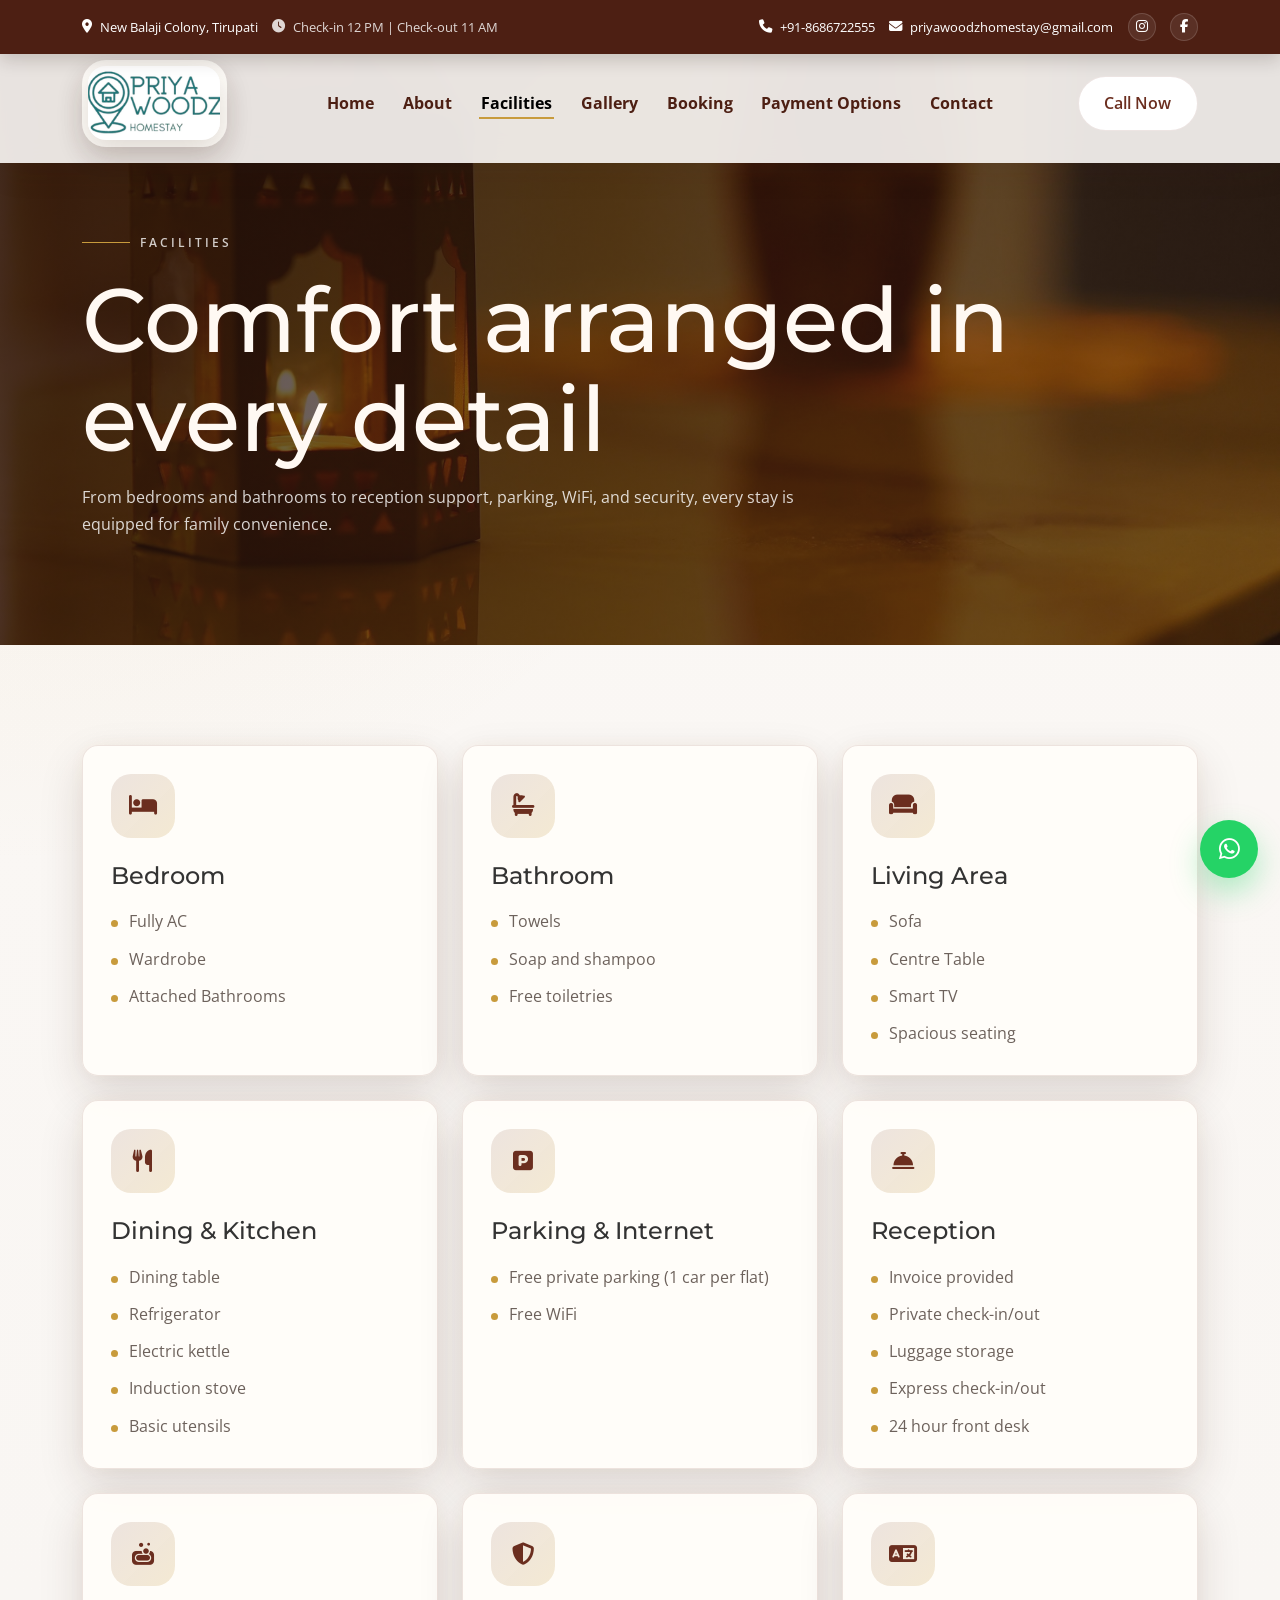
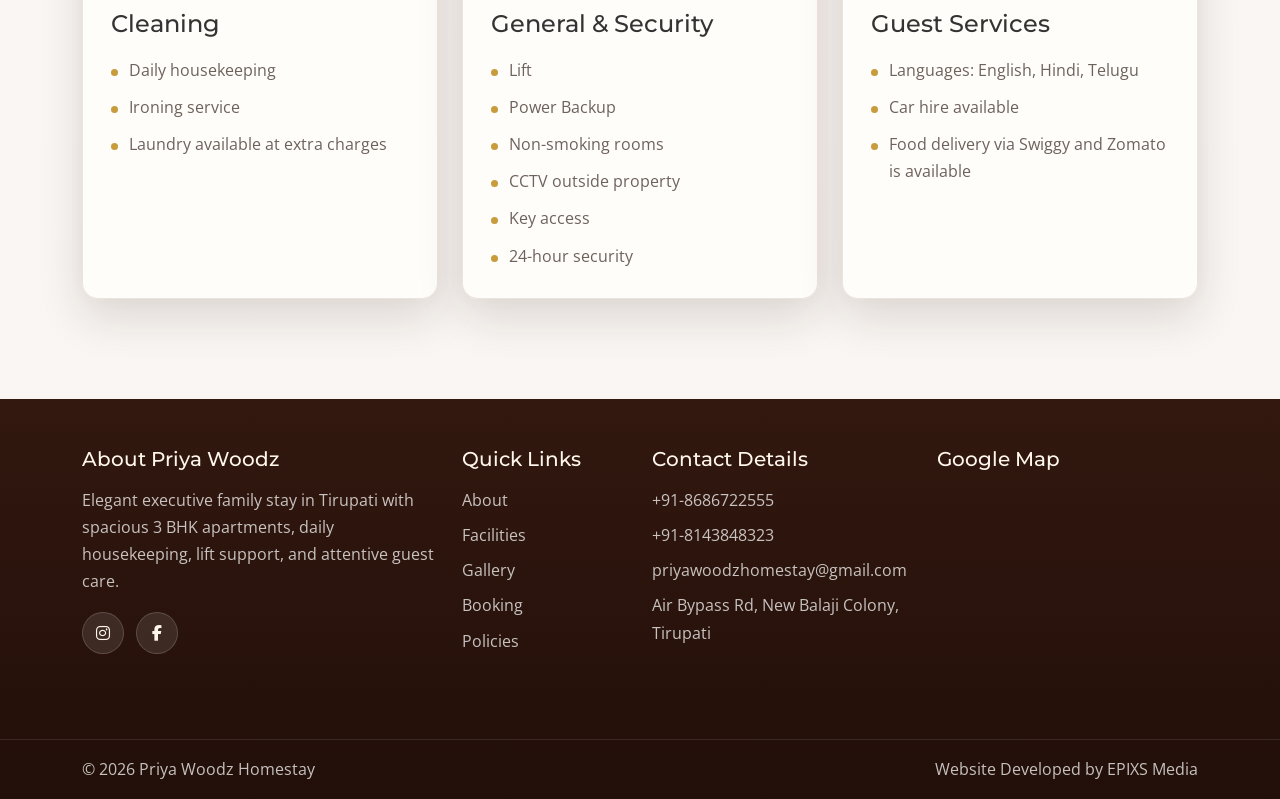
<file: facilities.html>
﻿<!DOCTYPE html>
<html lang="en">
<head>
  <meta charset="UTF-8">
  <meta name="viewport" content="width=device-width, initial-scale=1.0">
  <title>Facilities | Priya Woodz Homestay Tirupati</title>
      <meta name="description" content="View bedroom, bathroom, kitchen, parking, WiFi, security, reception, transport, and cleaning facilities at Priya Woodz Homestay.">
  <link rel="icon" type="image/png" href="Images/Logo Final.png">
  <link rel="apple-touch-icon" href="Images/Logo Final.png">
  <link rel="canonical" href="https://priyawoodzhomestay.com/facilities.html">
  <meta name="robots" content="index, follow, max-image-preview:large">
  <meta name="theme-color" content="#6B2E1F">
  <meta property="og:title" content="Facilities | Priya Woodz Homestay Tirupati">
  <meta property="og:description" content="View bedroom, bathroom, kitchen, parking, WiFi, security, reception, transport, and cleaning facilities at Priya Woodz Homestay.">
  <meta property="og:type" content="website">
  <meta property="og:site_name" content="Priya Woodz Homestay">
  <meta property="og:url" content="https://priyawoodzhomestay.com/facilities.html">
  <meta property="og:image" content="https://priyawoodzhomestay.com/Images/Home-offer.jpg">
  <meta property="og:locale" content="en_IN">
  <meta name="twitter:card" content="summary_large_image">
  <meta name="twitter:title" content="Facilities | Priya Woodz Homestay Tirupati">
  <meta name="twitter:description" content="View bedroom, bathroom, kitchen, parking, WiFi, security, reception, transport, and cleaning facilities at Priya Woodz Homestay.">
  <meta name="twitter:image" content="https://priyawoodzhomestay.com/Images/Home-offer.jpg">
  <link rel="preconnect" href="https://fonts.googleapis.com">
  <link rel="preconnect" href="https://fonts.gstatic.com" crossorigin>
  <link href="https://fonts.googleapis.com/css2?family=Montserrat:wght@500;600;700;800&family=Open+Sans:wght@300;400;500;600;700&display=swap" rel="stylesheet">
  <link href="https://cdn.jsdelivr.net/npm/bootstrap@5.3.3/dist/css/bootstrap.min.css" rel="stylesheet">
  <link href="https://cdnjs.cloudflare.com/ajax/libs/font-awesome/6.5.2/css/all.min.css" rel="stylesheet">
  <link href="https://unpkg.com/aos@2.3.1/dist/aos.css" rel="stylesheet">
  <link rel="stylesheet" href="css/style.css">
  <link rel="stylesheet" href="css/responsive.css">
  <script type="application/ld+json">{"@context":"https://schema.org","@type":"WebPage","name":"Facilities | Priya Woodz Homestay","url":"https://priyawoodzhomestay.com/facilities.html","description":"Facilities page for Priya Woodz Homestay in Tirupati."}</script>
</head>
<body>
  <div class="topbar py-2"><div class="container d-flex flex-wrap justify-content-between gap-2"><div class="info-cluster"><a class="small-link" href="https://www.google.com/maps/place/Priyawoodz+Homestay+Tirupati/" target="_blank" rel="noopener"><i class="fa-solid fa-location-dot me-2"></i>New Balaji Colony, Tirupati</a><span><i class="fa-solid fa-clock me-2"></i>Check-in 12 PM | Check-out 11 AM</span></div><div class="link-cluster"><a class="small-link" href="tel:+918686722555"><i class="fa-solid fa-phone me-2"></i>+91-8686722555</a><a class="small-link" href="mailto:priyawoodzhomestay@gmail.com"><i class="fa-solid fa-envelope me-2"></i>priyawoodzhomestay@gmail.com</a><a class="small-link social-compact" href="https://www.instagram.com/priyawoodzhomestay_23/" target="_blank" rel="noopener" aria-label="Instagram"><i class="fa-brands fa-instagram"></i></a><a class="small-link social-compact" href="https://www.facebook.com/p/Priya-Woodz-Homestay-100086943254624/" target="_blank" rel="noopener" aria-label="Facebook"><i class="fa-brands fa-facebook-f"></i></a></div></div></div>
  <nav class="navbar navbar-expand-lg fixed-top"><div class="container"><a class="navbar-brand" href="index.html"><span class="brand-mark"><img src="Images/Logo Final.png" alt="Priya Woodz Homestay logo"></span></a><button class="navbar-toggler" type="button" data-bs-toggle="collapse" data-bs-target="#mainNav" aria-controls="mainNav" aria-expanded="false" aria-label="Toggle navigation"><span class="navbar-toggler-icon"></span></button><div class="collapse navbar-collapse" id="mainNav"><ul class="navbar-nav mx-auto mb-3 mb-lg-0"><li class="nav-item"><a class="nav-link" href="index.html">Home</a></li><li class="nav-item"><a class="nav-link" href="about.html">About</a></li><li class="nav-item"><a class="nav-link" href="facilities.html">Facilities</a></li><li class="nav-item"><a class="nav-link" href="gallery.html">Gallery</a></li><li class="nav-item"><a class="nav-link" href="booking.html">Booking</a></li><li class="nav-item"><a class="nav-link" href="payment.html">Payment Options</a></li><li class="nav-item"><a class="nav-link" href="contact.html">Contact</a></li></ul><div class="action-pills"><a class="btn btn-soft" href="tel:+918686722555">Call Now</a></div></div></div></nav>
  <header class="facilities-banner facilities-page">
    <div class="container" data-aos="fade-up"><span class="eyebrow">Facilities</span><h1 class="display-title mb-3">Comfort arranged in every detail</h1><p>From bedrooms and bathrooms to reception support, parking, WiFi, and security, every stay is equipped for family convenience.</p></div>
  </header>
  <section class="section-padding">
    <div class="container">
      <div class="row g-4">
        <div class="col-md-6 col-xl-4" data-aos="fade-up"><div class="facility-card"><span class="facility-icon mb-4"><i class="fa-solid fa-bed"></i></span><h3 class="h4">Bedroom</h3><ul><li>Fully AC</li><li>Wardrobe</li><li>Attached Bathrooms</li></ul></div></div>
        <div class="col-md-6 col-xl-4" data-aos="fade-up" data-aos-delay="50"><div class="facility-card"><span class="facility-icon mb-4"><i class="fa-solid fa-bath"></i></span><h3 class="h4">Bathroom</h3><ul><li>Towels</li><li>Soap and shampoo</li><li>Free toiletries</li></ul></div></div>
        <div class="col-md-6 col-xl-4" data-aos="fade-up" data-aos-delay="100"><div class="facility-card"><span class="facility-icon mb-4"><i class="fa-solid fa-couch"></i></span><h3 class="h4">Living Area</h3><ul><li>Sofa</li><li>Centre Table</li><li>Smart TV</li><li>Spacious seating</li></ul></div></div>
        <div class="col-md-6 col-xl-4" data-aos="fade-up"><div class="facility-card"><span class="facility-icon mb-4"><i class="fa-solid fa-utensils"></i></span><h3 class="h4">Dining & Kitchen</h3><ul><li>Dining table</li><li>Refrigerator</li><li>Electric kettle</li><li>Induction stove</li><li>Basic utensils</li></ul></div></div>
        <div class="col-md-6 col-xl-4" data-aos="fade-up" data-aos-delay="50"><div class="facility-card"><span class="facility-icon mb-4"><i class="fa-solid fa-square-parking"></i></span><h3 class="h4">Parking & Internet</h3><ul><li>Free private parking (1 car per flat)</li><li>Free WiFi</li></ul></div></div>
        <div class="col-md-6 col-xl-4" data-aos="fade-up" data-aos-delay="100"><div class="facility-card"><span class="facility-icon mb-4"><i class="fa-solid fa-bell-concierge"></i></span><h3 class="h4">Reception</h3><ul><li>Invoice provided</li><li>Private check-in/out</li><li>Luggage storage</li><li>Express check-in/out</li><li>24 hour front desk</li></ul></div></div>
        <div class="col-md-6 col-xl-4" data-aos="fade-up"><div class="facility-card"><span class="facility-icon mb-4"><i class="fa-solid fa-soap"></i></span><h3 class="h4">Cleaning</h3><ul><li>Daily housekeeping</li><li>Ironing service</li><li>Laundry available at extra charges</li></ul></div></div>
        <div class="col-md-6 col-xl-4" data-aos="fade-up" data-aos-delay="50"><div class="facility-card"><span class="facility-icon mb-4"><i class="fa-solid fa-shield-halved"></i></span><h3 class="h4">General & Security</h3><ul><li>Lift</li><li>Power Backup</li><li>Non-smoking rooms</li><li>CCTV outside property</li><li>Key access</li><li>24-hour security</li></ul></div></div>
        <div class="col-md-6 col-xl-4" data-aos="fade-up" data-aos-delay="100"><div class="facility-card"><span class="facility-icon mb-4"><i class="fa-solid fa-language"></i></span><h3 class="h4">Guest Services</h3><ul><li>Languages: English, Hindi, Telugu</li><li>Car hire available</li><li>Food delivery via Swiggy and Zomato is available</li></ul></div></div>
      </div>
    </div>
  </section>
  <footer class="footer pt-5"><div class="container pb-4"><div class="row g-4"><div class="col-lg-4"><h5>About Priya Woodz</h5><p>Elegant executive family stay in Tirupati with spacious 3 BHK apartments, daily housekeeping, lift support, and attentive guest care.</p><div class="footer-social"><a href="https://www.instagram.com/priyawoodzhomestay_23/" target="_blank" rel="noopener" aria-label="Instagram"><i class="fa-brands fa-instagram"></i></a><a href="https://www.facebook.com/p/Priya-Woodz-Homestay-100086943254624/" target="_blank" rel="noopener" aria-label="Facebook"><i class="fa-brands fa-facebook-f"></i></a></div></div><div class="col-sm-6 col-lg-2"><h5>Quick Links</h5><div class="d-grid gap-2"><a href="about.html">About</a><a href="facilities.html">Facilities</a><a href="gallery.html">Gallery</a><a href="booking.html">Booking</a><a href="policies.html">Policies</a></div></div><div class="col-sm-6 col-lg-3"><h5>Contact Details</h5><div class="d-grid gap-2"><a href="tel:+918686722555">+91-8686722555</a><a href="tel:+918143848323">+91-8143848323</a><a href="mailto:priyawoodzhomestay@gmail.com">priyawoodzhomestay@gmail.com</a><span>Air Bypass Rd, New Balaji Colony, Tirupati</span></div></div><div class="col-lg-3"><h5>Google Map</h5><div class="footer-map"><iframe loading="lazy" src="https://www.google.com/maps/embed?pb=!1m18!1m12!1m3!1d31020.74804053328!2d79.37303787431638!3d13.621620900000005!2m3!1f0!2f0!3f0!3m2!1i1024!2i768!4f13.1!3m3!1m2!1s0x3a4d4b88563f9f0f%3A0xd2ddbffbb94ac83d!2sPriyawoodz%20Homestay%20Tirupati!5e0!3m2!1sen!2sus!4v1773125537914!5m2!1sen!2sus" allowfullscreen="" referrerpolicy="no-referrer-when-downgrade"></iframe></div></div></div></div><div class="footer-bottom py-3"><div class="container d-flex flex-wrap justify-content-between gap-2"><span>&copy; 2026 Priya Woodz Homestay</span><span>Website Developed by EPIXS Media</span></div></div></footer>
  <a class="whatsapp-float" href="https://wa.me/918686722555" target="_blank" rel="noopener" aria-label="Chat on WhatsApp"><i class="fa-brands fa-whatsapp fs-4"></i></a>
  <script src="https://cdn.jsdelivr.net/npm/bootstrap@5.3.3/dist/js/bootstrap.bundle.min.js"></script><script src="https://unpkg.com/aos@2.3.1/dist/aos.js"></script><script src="js/main.js"></script>
</body>
</html>
</file>
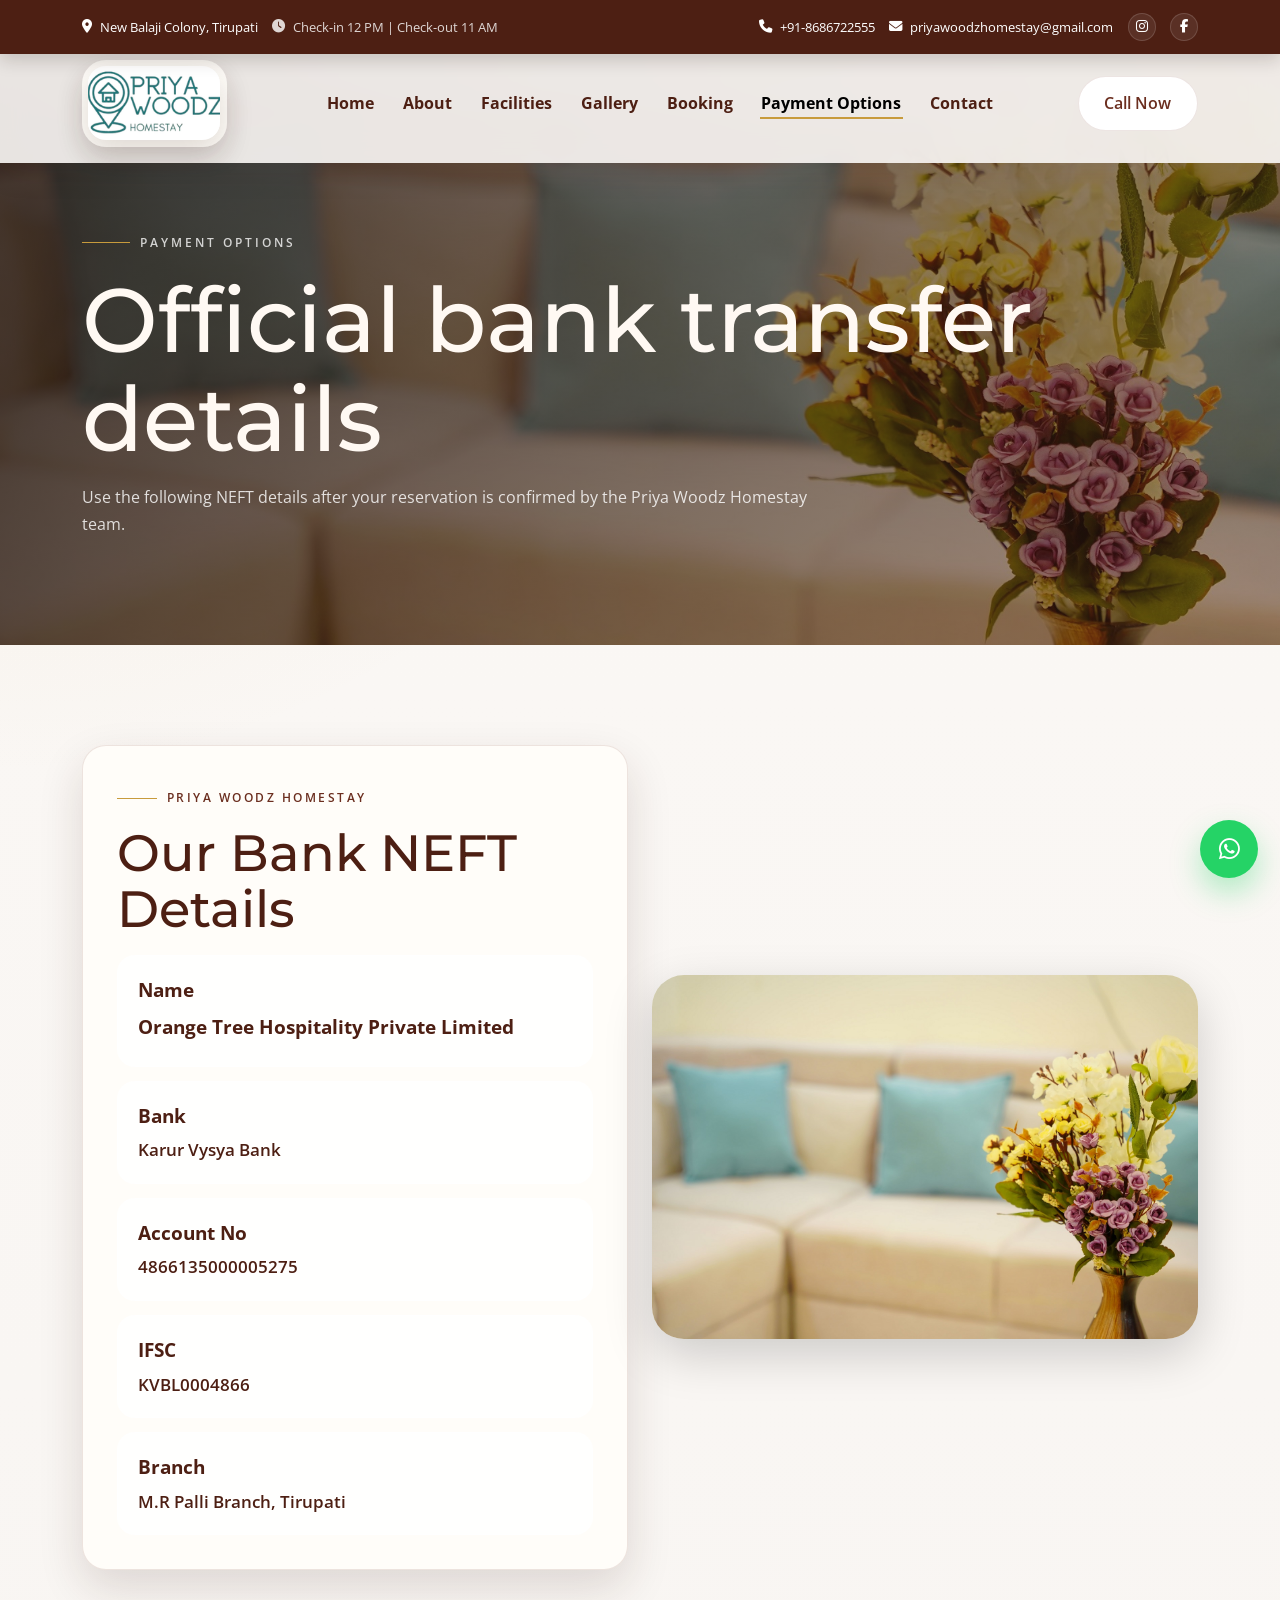
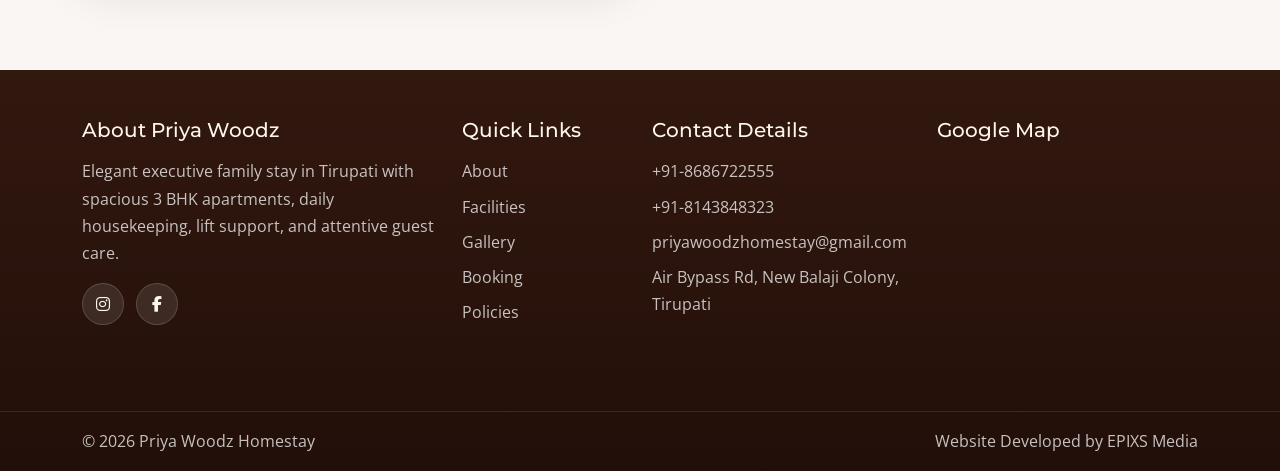
<file: payment.html>
﻿<!DOCTYPE html>
<html lang="en">
<head>
  <meta charset="UTF-8">
  <meta name="viewport" content="width=device-width, initial-scale=1.0">
  <title>Payment Options | Priya Woodz Homestay</title>
      <meta name="description" content="View official payment options and bank transfer details for Priya Woodz Homestay in Tirupati.">
  <link rel="icon" type="image/png" href="Images/Logo Final.png">
  <link rel="apple-touch-icon" href="Images/Logo Final.png">
  <link rel="canonical" href="https://priyawoodzhomestay.com/payment.html">
  <meta name="robots" content="index, follow, max-image-preview:large">
  <meta name="theme-color" content="#6B2E1F">
  <meta property="og:title" content="Payment Options | Priya Woodz Homestay Tirupati">
  <meta property="og:description" content="View official payment options and bank transfer details for Priya Woodz Homestay in Tirupati.">
  <meta property="og:type" content="website">
  <meta property="og:site_name" content="Priya Woodz Homestay">
  <meta property="og:url" content="https://priyawoodzhomestay.com/payment.html">
  <meta property="og:image" content="https://priyawoodzhomestay.com/Images/Payment-Options.jpg">
  <meta property="og:locale" content="en_IN">
  <meta name="twitter:card" content="summary_large_image">
  <meta name="twitter:title" content="Payment Options | Priya Woodz Homestay Tirupati">
  <meta name="twitter:description" content="View official payment options and bank transfer details for Priya Woodz Homestay in Tirupati.">
  <meta name="twitter:image" content="https://priyawoodzhomestay.com/Images/Payment-Options.jpg">
  <link rel="preconnect" href="https://fonts.googleapis.com">
  <link rel="preconnect" href="https://fonts.gstatic.com" crossorigin>
  <link href="https://fonts.googleapis.com/css2?family=Montserrat:wght@500;600;700;800&family=Open+Sans:wght@300;400;500;600;700&display=swap" rel="stylesheet">
  <link href="https://cdn.jsdelivr.net/npm/bootstrap@5.3.3/dist/css/bootstrap.min.css" rel="stylesheet">
  <link href="https://cdnjs.cloudflare.com/ajax/libs/font-awesome/6.5.2/css/all.min.css" rel="stylesheet">
  <link href="https://unpkg.com/aos@2.3.1/dist/aos.css" rel="stylesheet">
  <link rel="stylesheet" href="css/style.css">
  <link rel="stylesheet" href="css/responsive.css">
  <script type="application/ld+json">{"@context":"https://schema.org","@type":"WebPage","name":"Payment Options | Priya Woodz Homestay","url":"https://priyawoodzhomestay.com/payment.html","description":"Payment details for Priya Woodz Homestay in Tirupati."}</script>
</head>
<body>
  <div class="topbar py-2"><div class="container d-flex flex-wrap justify-content-between gap-2"><div class="info-cluster"><a class="small-link" href="https://www.google.com/maps/place/Priyawoodz+Homestay+Tirupati/" target="_blank" rel="noopener"><i class="fa-solid fa-location-dot me-2"></i>New Balaji Colony, Tirupati</a><span><i class="fa-solid fa-clock me-2"></i>Check-in 12 PM | Check-out 11 AM</span></div><div class="link-cluster"><a class="small-link" href="tel:+918686722555"><i class="fa-solid fa-phone me-2"></i>+91-8686722555</a><a class="small-link" href="mailto:priyawoodzhomestay@gmail.com"><i class="fa-solid fa-envelope me-2"></i>priyawoodzhomestay@gmail.com</a><a class="small-link social-compact" href="https://www.instagram.com/priyawoodzhomestay_23/" target="_blank" rel="noopener" aria-label="Instagram"><i class="fa-brands fa-instagram"></i></a><a class="small-link social-compact" href="https://www.facebook.com/p/Priya-Woodz-Homestay-100086943254624/" target="_blank" rel="noopener" aria-label="Facebook"><i class="fa-brands fa-facebook-f"></i></a></div></div></div>
  <nav class="navbar navbar-expand-lg fixed-top"><div class="container"><a class="navbar-brand" href="index.html"><span class="brand-mark"><img src="Images/Logo Final.png" alt="Priya Woodz Homestay logo"></span></a><button class="navbar-toggler" type="button" data-bs-toggle="collapse" data-bs-target="#mainNav" aria-controls="mainNav" aria-expanded="false" aria-label="Toggle navigation"><span class="navbar-toggler-icon"></span></button><div class="collapse navbar-collapse" id="mainNav"><ul class="navbar-nav mx-auto mb-3 mb-lg-0"><li class="nav-item"><a class="nav-link" href="index.html">Home</a></li><li class="nav-item"><a class="nav-link" href="about.html">About</a></li><li class="nav-item"><a class="nav-link" href="facilities.html">Facilities</a></li><li class="nav-item"><a class="nav-link" href="gallery.html">Gallery</a></li><li class="nav-item"><a class="nav-link" href="booking.html">Booking</a></li><li class="nav-item"><a class="nav-link" href="payment.html">Payment Options</a></li><li class="nav-item"><a class="nav-link" href="contact.html">Contact</a></li></ul><div class="action-pills"><a class="btn btn-soft" href="tel:+918686722555">Call Now</a></div></div></div></nav>
  <header class="facilities-banner payment-page"><div class="container" data-aos="fade-up"><span class="eyebrow">Payment Options</span><h1 class="display-title mb-3">Official bank transfer details</h1><p>Use the following NEFT details after your reservation is confirmed by the Priya Woodz Homestay team.</p></div></header>
  <section class="section-padding">
    <div class="container"><div class="row g-4 align-items-center"><div class="col-lg-6" data-aos="fade-right"><div class="payment-card"><span class="section-subtitle">Priya Woodz Homestay</span><h2 class="section-title">Our Bank NEFT Details</h2><ul class="bank-list"><li><strong>Name</strong><strong>Orange Tree Hospitality Private Limited</strong></li><li><strong>Bank</strong>Karur Vysya Bank</li><li><strong>Account No</strong>4866135000005275</li><li><strong>IFSC</strong>KVBL0004866</li><li><strong>Branch</strong>M.R Palli Branch, Tirupati</li></ul></div></div><div class="col-lg-6" data-aos="fade-left"><img class="rounded-5 shadow-lg" src="Images/Payment-Options.jpg" alt="Payment option image for Priya Woodz Homestay" loading="lazy"></div></div></div>
  </section>
  <footer class="footer pt-5"><div class="container pb-4"><div class="row g-4"><div class="col-lg-4"><h5>About Priya Woodz</h5><p>Elegant executive family stay in Tirupati with spacious 3 BHK apartments, daily housekeeping, lift support, and attentive guest care.</p><div class="footer-social"><a href="https://www.instagram.com/priyawoodzhomestay_23/" target="_blank" rel="noopener" aria-label="Instagram"><i class="fa-brands fa-instagram"></i></a><a href="https://www.facebook.com/p/Priya-Woodz-Homestay-100086943254624/" target="_blank" rel="noopener" aria-label="Facebook"><i class="fa-brands fa-facebook-f"></i></a></div></div><div class="col-sm-6 col-lg-2"><h5>Quick Links</h5><div class="d-grid gap-2"><a href="about.html">About</a><a href="facilities.html">Facilities</a><a href="gallery.html">Gallery</a><a href="booking.html">Booking</a><a href="policies.html">Policies</a></div></div><div class="col-sm-6 col-lg-3"><h5>Contact Details</h5><div class="d-grid gap-2"><a href="tel:+918686722555">+91-8686722555</a><a href="tel:+918143848323">+91-8143848323</a><a href="mailto:priyawoodzhomestay@gmail.com">priyawoodzhomestay@gmail.com</a><span>Air Bypass Rd, New Balaji Colony, Tirupati</span></div></div><div class="col-lg-3"><h5>Google Map</h5><div class="footer-map"><iframe loading="lazy" src="https://www.google.com/maps/embed?pb=!1m18!1m12!1m3!1d31020.74804053328!2d79.37303787431638!3d13.621620900000005!2m3!1f0!2f0!3f0!3m2!1i1024!2i768!4f13.1!3m3!1m2!1s0x3a4d4b88563f9f0f%3A0xd2ddbffbb94ac83d!2sPriyawoodz%20Homestay%20Tirupati!5e0!3m2!1sen!2sus!4v1773125537914!5m2!1sen!2sus" allowfullscreen="" referrerpolicy="no-referrer-when-downgrade"></iframe></div></div></div></div><div class="footer-bottom py-3"><div class="container d-flex flex-wrap justify-content-between gap-2"><span>&copy; 2026 Priya Woodz Homestay</span><span>Website Developed by EPIXS Media</span></div></div></footer>
  <a class="whatsapp-float" href="https://wa.me/918686722555" target="_blank" rel="noopener" aria-label="Chat on WhatsApp"><i class="fa-brands fa-whatsapp fs-4"></i></a>
  <script src="https://cdn.jsdelivr.net/npm/bootstrap@5.3.3/dist/js/bootstrap.bundle.min.js"></script><script src="https://unpkg.com/aos@2.3.1/dist/aos.js"></script><script src="js/main.js"></script>
</body>
</html>
</file>
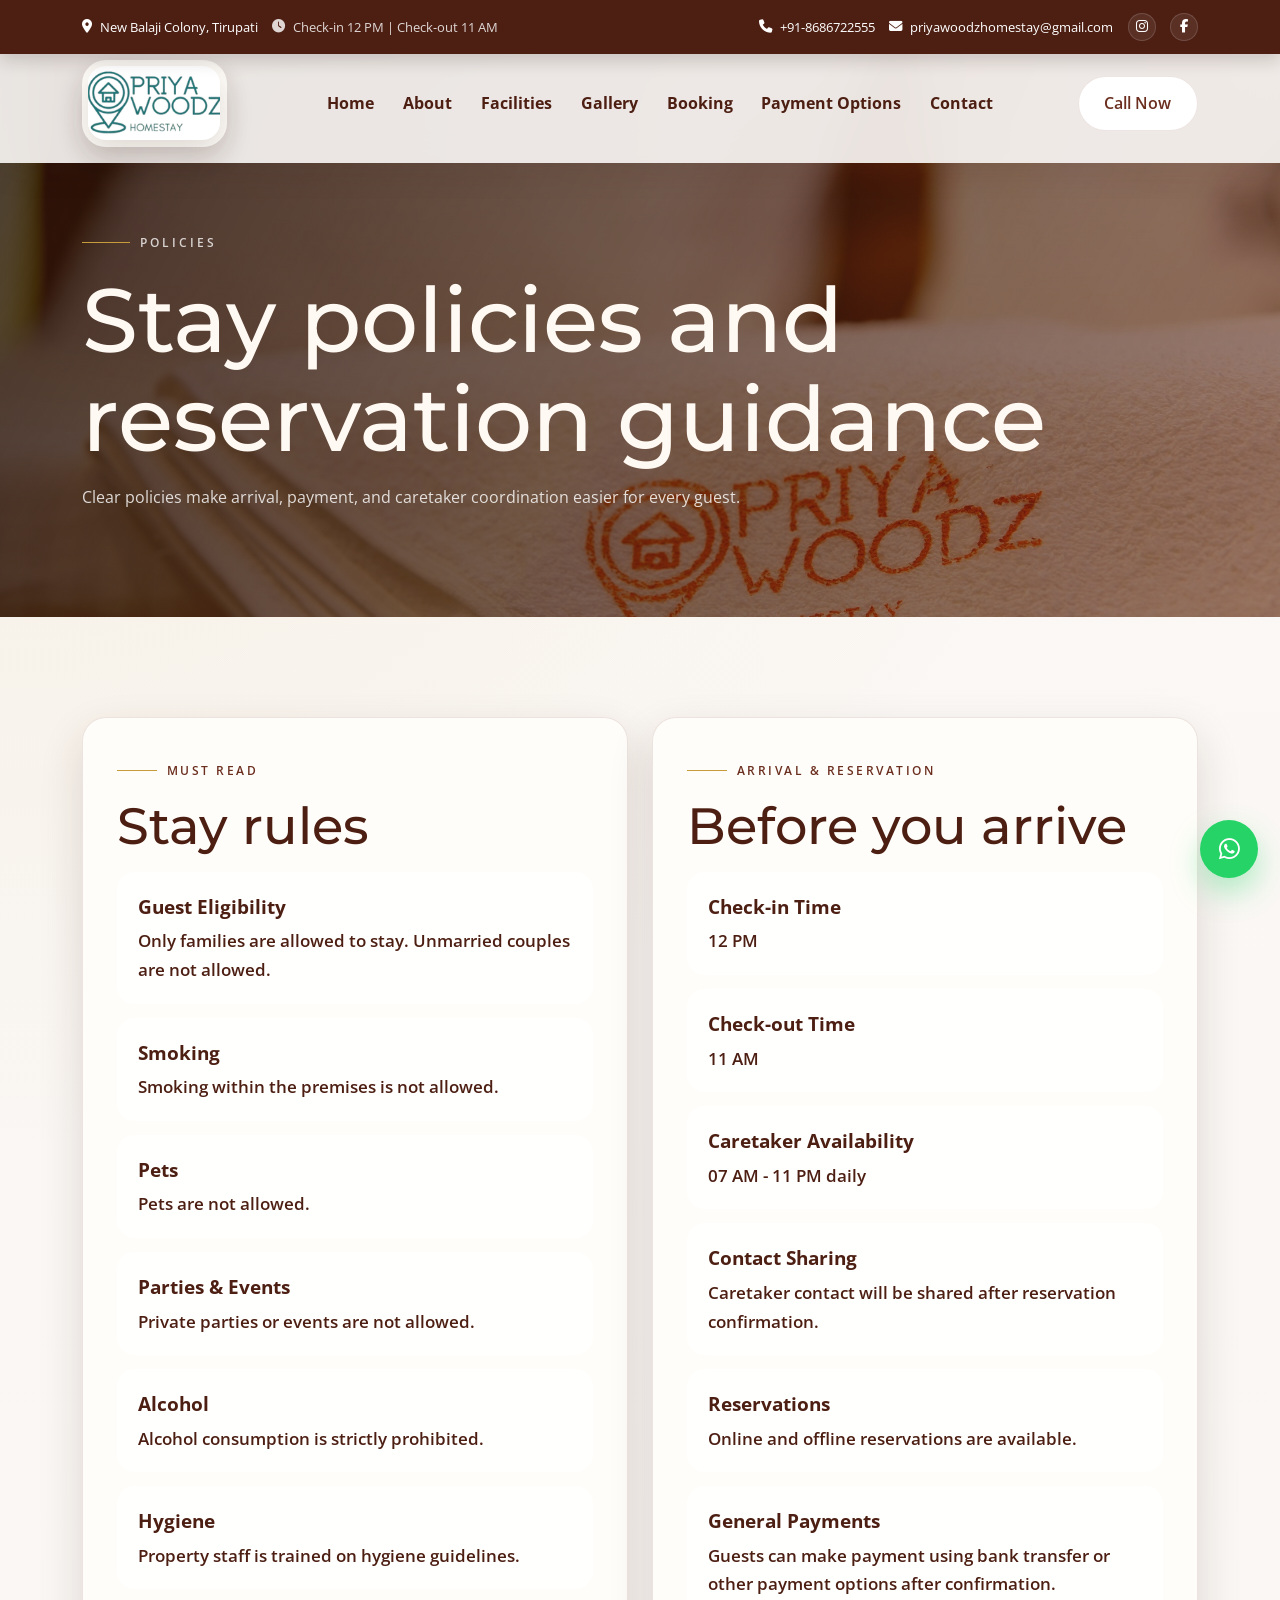
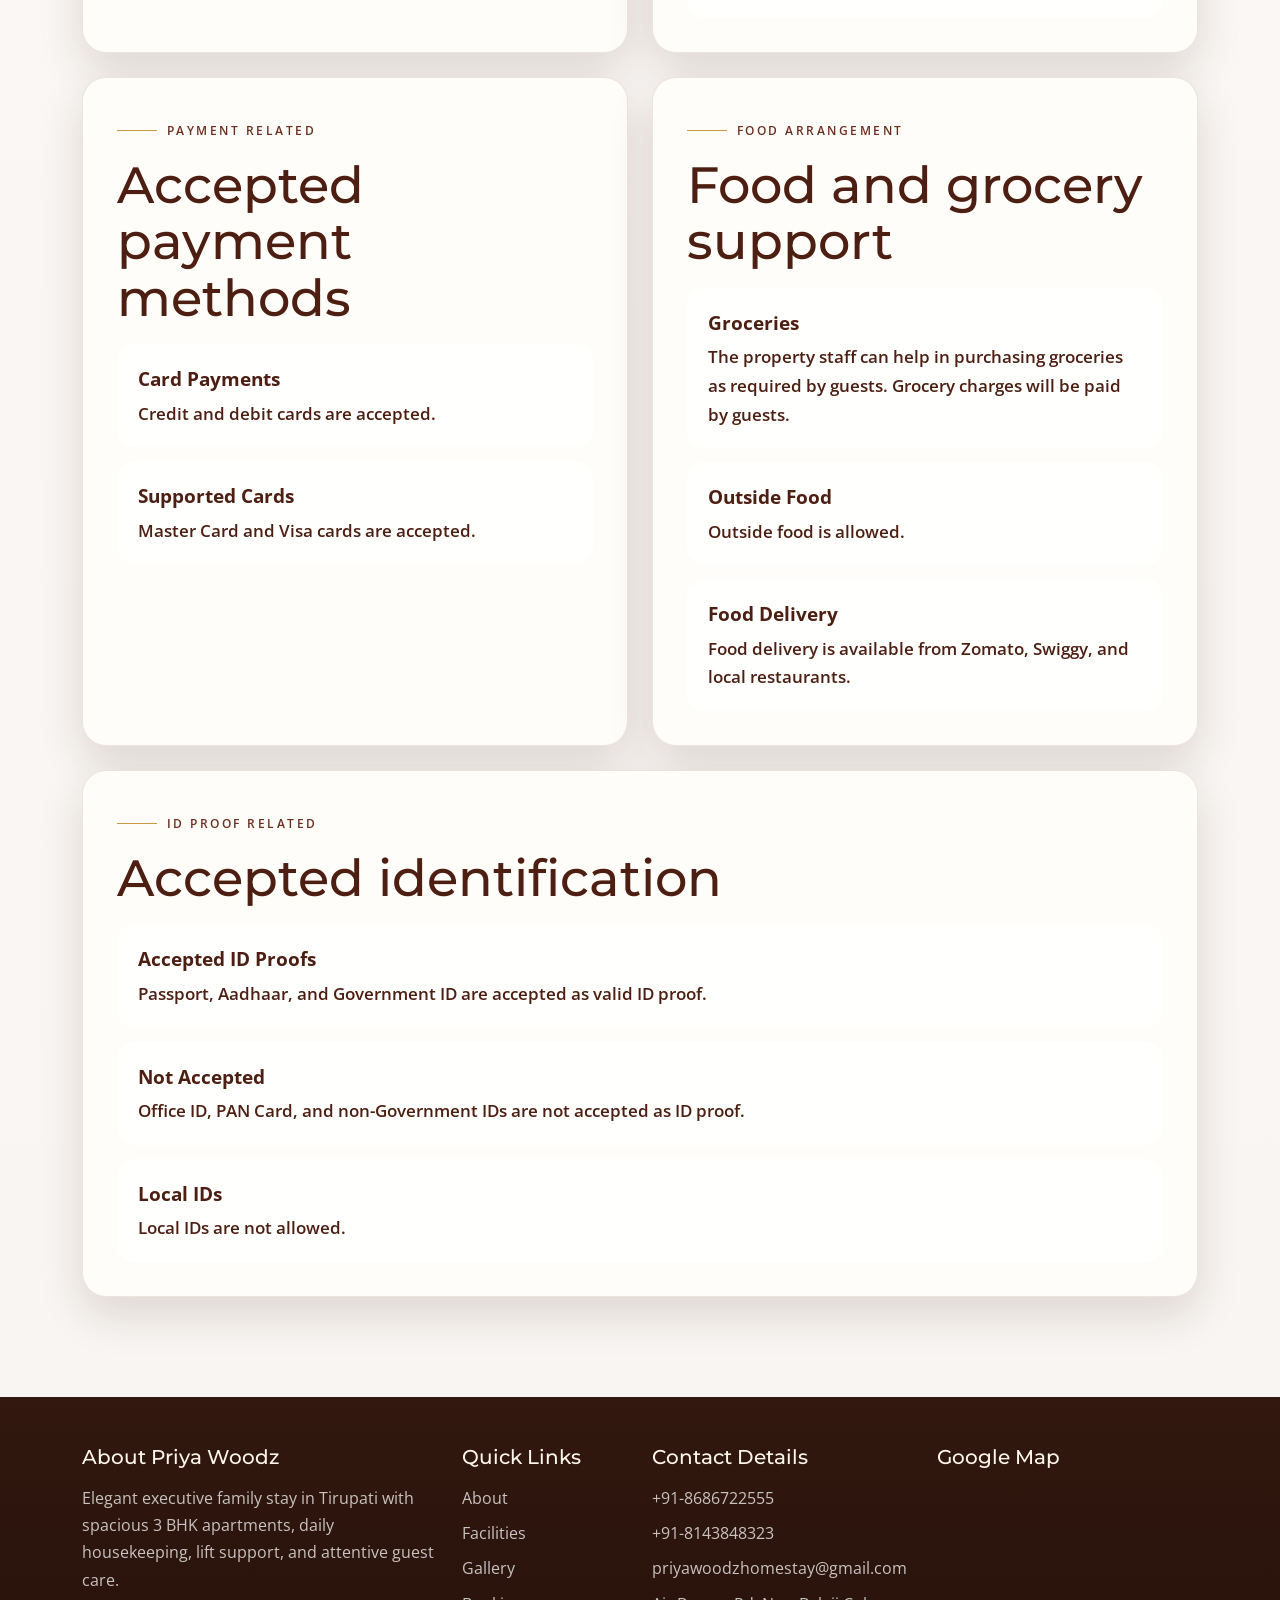
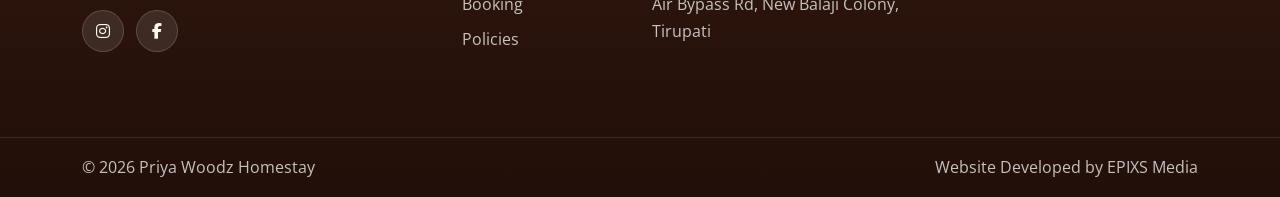
<file: policies.html>
﻿<!DOCTYPE html>
<html lang="en">
<head>
  <meta charset="UTF-8">
  <meta name="viewport" content="width=device-width, initial-scale=1.0">
  <title>Homestay Policies | Priya Woodz Homestay</title>
      <meta name="description" content="Read stay rules, ID proof requirements, food arrangement details, payment acceptance, and reservation policies for Priya Woodz Homestay.">
  <link rel="icon" type="image/png" href="Images/Logo Final.png">
  <link rel="apple-touch-icon" href="Images/Logo Final.png">
  <link rel="canonical" href="https://priyawoodzhomestay.com/policies.html">
  <meta name="robots" content="index, follow, max-image-preview:large">
  <meta name="theme-color" content="#6B2E1F">
  <meta property="og:title" content="Homestay Policies | Priya Woodz Homestay">
  <meta property="og:description" content="Read stay rules, ID proof requirements, food arrangement details, payment acceptance, and reservation policies for Priya Woodz Homestay.">
  <meta property="og:type" content="website">
  <meta property="og:site_name" content="Priya Woodz Homestay">
  <meta property="og:url" content="https://priyawoodzhomestay.com/policies.html">
  <meta property="og:image" content="https://priyawoodzhomestay.com/Images/Aboutt.jpg">
  <meta property="og:locale" content="en_IN">
  <meta name="twitter:card" content="summary_large_image">
  <meta name="twitter:title" content="Homestay Policies | Priya Woodz Homestay">
  <meta name="twitter:description" content="Read stay rules, ID proof requirements, food arrangement details, payment acceptance, and reservation policies for Priya Woodz Homestay.">
  <meta name="twitter:image" content="https://priyawoodzhomestay.com/Images/Aboutt.jpg">
  <link rel="preconnect" href="https://fonts.googleapis.com">
  <link rel="preconnect" href="https://fonts.gstatic.com" crossorigin>
  <link href="https://fonts.googleapis.com/css2?family=Montserrat:wght@500;600;700;800&family=Open+Sans:wght@300;400;500;600;700&display=swap" rel="stylesheet">
  <link href="https://cdn.jsdelivr.net/npm/bootstrap@5.3.3/dist/css/bootstrap.min.css" rel="stylesheet">
  <link href="https://cdnjs.cloudflare.com/ajax/libs/font-awesome/6.5.2/css/all.min.css" rel="stylesheet">
  <link href="https://unpkg.com/aos@2.3.1/dist/aos.css" rel="stylesheet">
  <link rel="stylesheet" href="css/style.css">
  <link rel="stylesheet" href="css/responsive.css">
  <script type="application/ld+json">{"@context":"https://schema.org","@type":"WebPage","name":"Homestay Policies | Priya Woodz Homestay","url":"https://priyawoodzhomestay.com/policies.html","description":"Policies page for Priya Woodz Homestay in Tirupati."}</script>
</head>
<body>
  <div class="topbar py-2"><div class="container d-flex flex-wrap justify-content-between gap-2"><div class="info-cluster"><a class="small-link" href="https://www.google.com/maps/place/Priyawoodz+Homestay+Tirupati/" target="_blank" rel="noopener"><i class="fa-solid fa-location-dot me-2"></i>New Balaji Colony, Tirupati</a><span><i class="fa-solid fa-clock me-2"></i>Check-in 12 PM | Check-out 11 AM</span></div><div class="link-cluster"><a class="small-link" href="tel:+918686722555"><i class="fa-solid fa-phone me-2"></i>+91-8686722555</a><a class="small-link" href="mailto:priyawoodzhomestay@gmail.com"><i class="fa-solid fa-envelope me-2"></i>priyawoodzhomestay@gmail.com</a><a class="small-link social-compact" href="https://www.instagram.com/priyawoodzhomestay_23/" target="_blank" rel="noopener" aria-label="Instagram"><i class="fa-brands fa-instagram"></i></a><a class="small-link social-compact" href="https://www.facebook.com/p/Priya-Woodz-Homestay-100086943254624/" target="_blank" rel="noopener" aria-label="Facebook"><i class="fa-brands fa-facebook-f"></i></a></div></div></div>
  <nav class="navbar navbar-expand-lg fixed-top"><div class="container"><a class="navbar-brand" href="index.html"><span class="brand-mark"><img src="Images/Logo Final.png" alt="Priya Woodz Homestay logo"></span></a><button class="navbar-toggler" type="button" data-bs-toggle="collapse" data-bs-target="#mainNav" aria-controls="mainNav" aria-expanded="false" aria-label="Toggle navigation"><span class="navbar-toggler-icon"></span></button><div class="collapse navbar-collapse" id="mainNav"><ul class="navbar-nav mx-auto mb-3 mb-lg-0"><li class="nav-item"><a class="nav-link" href="index.html">Home</a></li><li class="nav-item"><a class="nav-link" href="about.html">About</a></li><li class="nav-item"><a class="nav-link" href="facilities.html">Facilities</a></li><li class="nav-item"><a class="nav-link" href="gallery.html">Gallery</a></li><li class="nav-item"><a class="nav-link" href="booking.html">Booking</a></li><li class="nav-item"><a class="nav-link" href="payment.html">Payment Options</a></li><li class="nav-item"><a class="nav-link" href="contact.html">Contact</a></li></ul><div class="action-pills"><a class="btn btn-soft" href="tel:+918686722555">Call Now</a></div></div></div></nav>
  <header class="facilities-banner policy-page"><div class="container" data-aos="fade-up"><span class="eyebrow">Policies</span><h1 class="display-title mb-3">Stay policies and reservation guidance</h1><p>Clear policies make arrival, payment, and caretaker coordination easier for every guest.</p></div></header>
  <section class="section-padding">
    <div class="container">
      <div class="row g-4">
        <div class="col-lg-6" data-aos="fade-up">
          <div class="policy-card h-100">
            <span class="section-subtitle">Must Read</span>
            <h2 class="section-title">Stay rules</h2>
            <ul class="policy-list">
              <li><strong>Guest Eligibility</strong>Only families are allowed to stay. Unmarried couples are not allowed.</li>
              <li><strong>Smoking</strong>Smoking within the premises is not allowed.</li>
              <li><strong>Pets</strong>Pets are not allowed.</li>
              <li><strong>Parties & Events</strong>Private parties or events are not allowed.</li>
              <li><strong>Alcohol</strong>Alcohol consumption is strictly prohibited.</li>
              <li><strong>Hygiene</strong>Property staff is trained on hygiene guidelines.</li>
            </ul>
          </div>
        </div>
        <div class="col-lg-6" data-aos="fade-up" data-aos-delay="50">
          <div class="policy-card h-100">
            <span class="section-subtitle">Arrival & Reservation</span>
            <h2 class="section-title">Before you arrive</h2>
            <ul class="policy-list">
              <li><strong>Check-in Time</strong>12 PM</li>
              <li><strong>Check-out Time</strong>11 AM</li>
              <li><strong>Caretaker Availability</strong>07 AM - 11 PM daily</li>
              <li><strong>Contact Sharing</strong>Caretaker contact will be shared after reservation confirmation.</li>
              <li><strong>Reservations</strong>Online and offline reservations are available.</li>
              <li><strong>General Payments</strong>Guests can make payment using bank transfer or other payment options after confirmation.</li>
            </ul>
          </div>
        </div>
        <div class="col-lg-6" data-aos="fade-up">
          <div class="policy-card h-100">
            <span class="section-subtitle">Payment Related</span>
            <h2 class="section-title">Accepted payment methods</h2>
            <ul class="policy-list">
              <li><strong>Card Payments</strong>Credit and debit cards are accepted.</li>
              <li><strong>Supported Cards</strong>Master Card and Visa cards are accepted.</li>
            </ul>
          </div>
        </div>
        <div class="col-lg-6" data-aos="fade-up" data-aos-delay="50">
          <div class="policy-card h-100">
            <span class="section-subtitle">Food Arrangement</span>
            <h2 class="section-title">Food and grocery support</h2>
            <ul class="policy-list">
              <li><strong>Groceries</strong>The property staff can help in purchasing groceries as required by guests. Grocery charges will be paid by guests.</li>
              <li><strong>Outside Food</strong>Outside food is allowed.</li>
              <li><strong>Food Delivery</strong>Food delivery is available from Zomato, Swiggy, and local restaurants.</li>
            </ul>
          </div>
        </div>
        <div class="col-12" data-aos="fade-up">
          <div class="policy-card">
            <span class="section-subtitle">ID Proof Related</span>
            <h2 class="section-title">Accepted identification</h2>
            <ul class="policy-list">
              <li><strong>Accepted ID Proofs</strong>Passport, Aadhaar, and Government ID are accepted as valid ID proof.</li>
              <li><strong>Not Accepted</strong>Office ID, PAN Card, and non-Government IDs are not accepted as ID proof.</li>
              <li><strong>Local IDs</strong>Local IDs are not allowed.</li>
            </ul>
          </div>
        </div>
      </div>
    </div>
  </section>
  <footer class="footer pt-5"><div class="container pb-4"><div class="row g-4"><div class="col-lg-4"><h5>About Priya Woodz</h5><p>Elegant executive family stay in Tirupati with spacious 3 BHK apartments, daily housekeeping, lift support, and attentive guest care.</p><div class="footer-social"><a href="https://www.instagram.com/priyawoodzhomestay_23/" target="_blank" rel="noopener" aria-label="Instagram"><i class="fa-brands fa-instagram"></i></a><a href="https://www.facebook.com/p/Priya-Woodz-Homestay-100086943254624/" target="_blank" rel="noopener" aria-label="Facebook"><i class="fa-brands fa-facebook-f"></i></a></div></div><div class="col-sm-6 col-lg-2"><h5>Quick Links</h5><div class="d-grid gap-2"><a href="about.html">About</a><a href="facilities.html">Facilities</a><a href="gallery.html">Gallery</a><a href="booking.html">Booking</a><a href="policies.html">Policies</a></div></div><div class="col-sm-6 col-lg-3"><h5>Contact Details</h5><div class="d-grid gap-2"><a href="tel:+918686722555">+91-8686722555</a><a href="tel:+918143848323">+91-8143848323</a><a href="mailto:priyawoodzhomestay@gmail.com">priyawoodzhomestay@gmail.com</a><span>Air Bypass Rd, New Balaji Colony, Tirupati</span></div></div><div class="col-lg-3"><h5>Google Map</h5><div class="footer-map"><iframe loading="lazy" src="https://www.google.com/maps/embed?pb=!1m18!1m12!1m3!1d31020.74804053328!2d79.37303787431638!3d13.621620900000005!2m3!1f0!2f0!3f0!3m2!1i1024!2i768!4f13.1!3m3!1m2!1s0x3a4d4b88563f9f0f%3A0xd2ddbffbb94ac83d!2sPriyawoodz%20Homestay%20Tirupati!5e0!3m2!1sen!2sus!4v1773125537914!5m2!1sen!2sus" allowfullscreen="" referrerpolicy="no-referrer-when-downgrade"></iframe></div></div></div></div><div class="footer-bottom py-3"><div class="container d-flex flex-wrap justify-content-between gap-2"><span>&copy; 2026 Priya Woodz Homestay</span><span>Website Developed by EPIXS Media</span></div></div></footer>
  <a class="whatsapp-float" href="https://wa.me/918686722555" target="_blank" rel="noopener" aria-label="Chat on WhatsApp"><i class="fa-brands fa-whatsapp fs-4"></i></a>
  <script src="https://cdn.jsdelivr.net/npm/bootstrap@5.3.3/dist/js/bootstrap.bundle.min.js"></script><script src="https://unpkg.com/aos@2.3.1/dist/aos.js"></script><script src="js/main.js"></script>
</body>
</html>
</file>
<file: css/style.css>
﻿:root {
  --primary: #6b2e1f;
  --primary-dark: #4d1f13;
  --accent: #c89b3c;
  --bg: #f8f5f2;
  --surface: #fffdf9;
  --text: #333333;
  --muted: #6d625c;
  --border: rgba(107, 46, 31, 0.12);
  --shadow: 0 18px 45px rgba(56, 29, 18, 0.14);
  --radius: 24px;
  --radius-sm: 16px;
  --transition: all 0.35s ease;
}

* {
  box-sizing: border-box;
}

html {
  scroll-behavior: smooth;
  overflow-x: hidden;
}

body {
  margin: 0;
  font-family: "Open Sans", sans-serif;
  color: var(--text);
  background:
    radial-gradient(circle at top left, rgba(200, 155, 60, 0.12), transparent 32%),
    linear-gradient(180deg, #fbf8f5 0%, var(--bg) 100%);
  line-height: 1.7;
  overflow-x: hidden;
}

body,
button,
input,
select,
textarea,
.nav-link,
.btn {
  font-family: "Open Sans", sans-serif;
}

h1,
h2,
h3,
h4,
h5,
h6,
.section-title,
.display-title {
  font-family: "Montserrat", sans-serif;
}

img {
  max-width: 100%;
  display: block;
}

a {
  color: inherit;
  text-decoration: none;
}

section {
  position: relative;
}

.section-padding {
  padding: 100px 0;
}

.section-subtitle {
  display: inline-flex;
  align-items: center;
  gap: 10px;
  text-transform: uppercase;
  letter-spacing: 0.2em;
  font-size: 0.78rem;
  color: var(--primary);
  font-weight: 600;
  margin-bottom: 16px;
}

.section-subtitle::before {
  content: "";
  width: 40px;
  height: 1px;
  background: var(--accent);
}

.section-title,
.display-title {
  font-family: "Montserrat", sans-serif;
  color: var(--primary-dark);
  line-height: 1.1;
}

.section-title {
  font-size: clamp(2rem, 4vw, 3.4rem);
  margin-bottom: 18px;
}

.section-copy {
  color: var(--muted);
  max-width: 62ch;
}

.btn {
  border-radius: 999px;
  padding: 0.9rem 1.6rem;
  font-weight: 600;
  transition: var(--transition);
}

.btn-brand {
  background: linear-gradient(135deg, var(--accent), #d7b86a);
  color: #23150f;
  border: none;
  box-shadow: 0 12px 25px rgba(200, 155, 60, 0.25);
}

.btn-brand:hover,
.btn-brand:focus {
  transform: translateY(-2px);
  color: #23150f;
}

.btn-outline-brand {
  border: 1px solid rgba(255, 255, 255, 0.55);
  color: #ffffff;
  background: rgba(255, 255, 255, 0.08);
  backdrop-filter: blur(6px);
}

.btn-outline-brand:hover,
.btn-outline-brand:focus {
  background: #ffffff;
  color: var(--primary);
}

.btn-soft {
  border: 1px solid var(--border);
  background: #ffffff;
  color: var(--primary);
}

.btn-soft:hover,
.btn-soft:focus {
  border-color: var(--accent);
  color: var(--primary-dark);
  transform: translateY(-2px);
}

.topbar {
  position: fixed;
  top: 0;
  left: 0;
  right: 0;
  z-index: 1045;
  background: var(--primary-dark);
  color: rgba(255, 255, 255, 0.82);
  font-size: 0.84rem;
  box-shadow: 0 6px 18px rgba(33, 15, 9, 0.18);
}

.topbar .container {
  min-height: 38px;
}

.topbar .small-link {
  color: #ffffff;
}

.topbar .info-cluster,
.topbar .link-cluster {
  display: flex;
  flex-wrap: wrap;
  align-items: center;
  gap: 0.9rem;
}

.topbar .info-cluster {
  row-gap: 0.35rem;
}

.topbar .link-cluster {
  justify-content: flex-end;
}

.topbar .small-link,
.topbar .info-cluster span {
  display: inline-flex;
  align-items: center;
  line-height: 1.2;
}

.topbar .social-compact {
  width: 28px;
  height: 28px;
  display: inline-flex;
  align-items: center;
  justify-content: center;
  border-radius: 50%;
  background: rgba(255, 255, 255, 0.08);
  border: 1px solid rgba(255, 255, 255, 0.14);
  line-height: 1;
  flex-shrink: 0;
}

.topbar .social-compact i {
  margin: 0;
}

.navbar {
  top: 44px;
  min-height: 104px;
  padding: 1rem 0;
  background: rgba(248, 245, 242, 0.92);
  backdrop-filter: blur(14px);
  box-shadow: 0 10px 30px rgba(61, 36, 25, 0.08);
  transition: var(--transition);
}

.navbar.sticky {
  background: rgba(248, 245, 242, 0.94);
  backdrop-filter: blur(16px);
  box-shadow: 0 10px 30px rgba(61, 36, 25, 0.08);
}

.navbar-brand {
  display: flex;
  align-items: center;
  justify-content: center;
  padding: 0.4rem;
  border-radius: 24px;
  background: rgba(255, 253, 249, 0.96);
  box-shadow: 0 12px 28px rgba(61, 36, 25, 0.12);
}

.navbar-toggler {
  border: 1px solid rgba(107, 46, 31, 0.16);
  border-radius: 16px;
  padding: 0.55rem 0.7rem;
  background: rgba(255, 253, 249, 0.96);
  box-shadow: 0 8px 22px rgba(61, 36, 25, 0.08);
}

.navbar-toggler:focus {
  box-shadow: 0 0 0 0.2rem rgba(200, 155, 60, 0.24);
}

.navbar-toggler-icon {
  width: 1.25rem;
  height: 1.25rem;
  background-image: url("data:image/svg+xml,%3csvg xmlns='http://www.w3.org/2000/svg' viewBox='0 0 30 30'%3e%3cpath stroke='rgba%2877,31,19,0.92%29' stroke-linecap='round' stroke-miterlimit='10' stroke-width='2.3' d='M4 7h22M4 15h22M4 23h22'/%3e%3c/svg%3e");
}

.brand-mark {
  width: 132px;
  height: 74px;
  border-radius: 18px;
  overflow: hidden;
  box-shadow: 0 12px 30px rgba(61, 36, 25, 0.16);
  background: #fff;
  padding: 0;
  display: inline-flex;
  align-items: center;
  justify-content: center;
}

.brand-mark img {
  width: 100%;
  height: 100%;
  object-fit: contain;
  transform: scale(1.08);
  transform-origin: center;
}

.nav-link {
  font-weight: 700;
  color: var(--primary-dark);
  position: relative;
  padding-left: 0.9rem !important;
  padding-right: 0.9rem !important;
  text-shadow: none;
}

.nav-link::after {
  content: "";
  position: absolute;
  left: 0.8rem;
  right: 0.8rem;
  bottom: 0.35rem;
  height: 2px;
  background: var(--accent);
  transform: scaleX(0);
  transform-origin: center;
  transition: var(--transition);
}

.nav-link:hover::after,
.nav-link.active::after {
  transform: scaleX(1);
}

.nav-link:hover,
.nav-link:focus,
.nav-link.active {
  color: #000000;
}

.action-pills {
  display: flex;
  gap: 12px;
}

.action-pills .btn {
  white-space: nowrap;
}

.hero {
  min-height: 100vh;
  display: flex;
  align-items: center;
  color: #ffffff;
  padding-top: 252px;
  padding-bottom: 140px;
  background:
    linear-gradient(120deg, rgba(27, 14, 9, 0.84), rgba(59, 28, 18, 0.48)),
    url("../Images/Home-Page-Slider.jpg") center/cover no-repeat;
}

.hero::after {
  content: "";
  position: absolute;
  inset: 0;
  background:
    radial-gradient(circle at top right, rgba(200, 155, 60, 0.26), transparent 28%),
    linear-gradient(180deg, rgba(0, 0, 0, 0.08), rgba(0, 0, 0, 0.32));
}

.hero .container {
  position: relative;
  z-index: 1;
}

.eyebrow {
  display: inline-flex;
  align-items: center;
  gap: 10px;
  text-transform: uppercase;
  letter-spacing: 0.24em;
  font-size: 0.78rem;
  font-weight: 600;
  color: rgba(255, 255, 255, 0.78);
}

.hero .eyebrow {
  animation: heroEyebrowPulse 2.4s ease-in-out infinite;
  text-shadow: 0 0 14px rgba(200, 155, 60, 0.08);
}

.eyebrow::before {
  content: "";
  width: 48px;
  height: 1px;
  background: var(--accent);
}

.hero .eyebrow::before {
  box-shadow: 0 0 14px rgba(200, 155, 60, 0.55);
}

.display-title {
  font-size: clamp(3rem, 7vw, 5.8rem);
  color: #fff9f3;
  margin: 18px 0 16px;
}

.hero p.lead {
  max-width: 42rem;
  color: rgba(255, 255, 255, 0.82);
  font-size: 1.08rem;
}

.offer-highlight {
  display: inline-flex;
  flex-wrap: wrap;
  align-items: center;
  gap: 10px;
  padding: 12px 16px;
  border-radius: 18px;
  background: rgba(200, 155, 60, 0.18);
  border: 1px solid rgba(200, 155, 60, 0.34);
  color: #fff6e9;
  position: relative;
  overflow: hidden;
  box-shadow:
    0 14px 28px rgba(18, 9, 5, 0.16),
    0 0 0 1px rgba(200, 155, 60, 0.12),
    0 0 26px rgba(200, 155, 60, 0.18),
    0 0 54px rgba(200, 155, 60, 0.12);
}

.offer-highlight::after {
  content: "";
  position: absolute;
  inset: 0;
  background: linear-gradient(120deg, rgba(255, 255, 255, 0.06), transparent 45%, rgba(200, 155, 60, 0.1));
  pointer-events: none;
}

.offer-highlight strong {
  font-size: 1rem;
  line-height: 1.4;
}

.offer-tag {
  display: inline-flex;
  align-items: center;
  padding: 0.35rem 0.7rem;
  border-radius: 999px;
  background: var(--accent);
  color: #23150f;
  font-size: 0.78rem;
  font-weight: 700;
  text-transform: uppercase;
  letter-spacing: 0.08em;
}

.hero-card {
  position: relative;
  background: rgba(255, 250, 244, 0.12);
  border: 1px solid rgba(255, 255, 255, 0.18);
  border-radius: var(--radius);
  padding: 28px;
  backdrop-filter: blur(16px);
  box-shadow:
    0 22px 48px rgba(22, 10, 5, 0.28),
    0 0 0 1px rgba(255, 255, 255, 0.06),
    0 0 44px rgba(200, 155, 60, 0.16),
    0 0 88px rgba(200, 155, 60, 0.12);
}

.hero-card::before {
  content: "";
  position: absolute;
  inset: -14px;
  border-radius: calc(var(--radius) + 14px);
  background: radial-gradient(circle at 50% 50%, rgba(200, 155, 60, 0.22), rgba(200, 155, 60, 0.08) 42%, transparent 72%);
  filter: blur(18px);
  opacity: 0.9;
  z-index: -1;
  pointer-events: none;
}

.hero-card::after {
  content: "";
  position: absolute;
  inset: 0;
  border-radius: var(--radius);
  background: linear-gradient(135deg, rgba(255, 255, 255, 0.08), transparent 35%, rgba(200, 155, 60, 0.08));
  pointer-events: none;
}

.hero-card .label {
  text-transform: uppercase;
  letter-spacing: 0.18em;
  font-size: 0.72rem;
  color: rgba(255, 255, 255, 0.7);
}

.hero-stat {
  padding: 18px 0;
  border-bottom: 1px solid rgba(255, 255, 255, 0.16);
}

.hero-stat:last-child {
  border-bottom: none;
  padding-bottom: 0;
}

.hero-stat strong {
  display: block;
  font-size: 1.9rem;
  font-family: "Montserrat", sans-serif;
}

.feature-card,
.info-card,
.contact-card,
.policy-card,
.booking-card,
.payment-card,
.gallery-card {
  background: var(--surface);
  border: 1px solid var(--border);
  border-radius: var(--radius);
  box-shadow: var(--shadow);
}

.feature-card {
  padding: 28px;
  height: 100%;
  transition: var(--transition);
}

.feature-card:hover,
.gallery-card:hover,
.facility-card:hover {
  transform: translateY(-6px);
}

.feature-icon,
.facility-icon,
.mini-icon {
  width: 64px;
  height: 64px;
  display: inline-flex;
  align-items: center;
  justify-content: center;
  border-radius: 20px;
  background: linear-gradient(135deg, rgba(107, 46, 31, 0.12), rgba(200, 155, 60, 0.2));
  color: var(--primary);
  font-size: 1.4rem;
}

.split-media {
  position: relative;
}

.split-media img {
  border-radius: var(--radius);
  box-shadow: var(--shadow);
  object-fit: cover;
  min-height: 560px;
}

.floating-panel {
  position: absolute;
  right: 24px;
  bottom: 24px;
  background: rgba(255, 253, 249, 0.94);
  padding: 22px;
  border-radius: 22px;
  max-width: 280px;
  box-shadow: var(--shadow);
}

.floating-panel strong {
  display: block;
  font-family: "Montserrat", sans-serif;
  color: var(--primary-dark);
  font-size: 1.55rem;
}

.facilities-banner,
.page-hero {
  margin-top: 44px;
  padding: 180px 0 90px;
  color: #ffffff;
  background:
    linear-gradient(120deg, rgba(30, 15, 10, 0.8), rgba(69, 34, 23, 0.42)),
    url("../Images/About-Us.jpg") center/cover no-repeat;
}

.facilities-banner.facilities-page {
  background-image:
    linear-gradient(120deg, rgba(30, 15, 10, 0.8), rgba(69, 34, 23, 0.42)),
    url("../Images/Home-offer.jpg");
}

.facilities-banner.gallery-page {
  background-image:
    linear-gradient(120deg, rgba(30, 15, 10, 0.8), rgba(69, 34, 23, 0.42)),
    url("../Images/Galleryyy.jpg");
}

.facilities-banner.booking-page {
  background-image:
    linear-gradient(120deg, rgba(30, 15, 10, 0.8), rgba(69, 34, 23, 0.42)),
    url("../Images/Home-02-Slider.jpg");
}

.facilities-banner.contact-page {
  background-image:
    linear-gradient(120deg, rgba(30, 15, 10, 0.8), rgba(69, 34, 23, 0.42)),
    url("../Images/Home-Address.jpg");
}

.facilities-banner.payment-page {
  background-image:
    linear-gradient(120deg, rgba(30, 15, 10, 0.8), rgba(69, 34, 23, 0.42)),
    url("../Images/Payment-Options.jpg");
}

.facilities-banner.policy-page {
  background-image:
    linear-gradient(120deg, rgba(30, 15, 10, 0.8), rgba(69, 34, 23, 0.42)),
    url("../Images/Aboutt.jpg");
}

.page-hero p,
.facilities-banner p {
  color: rgba(255, 255, 255, 0.82);
  max-width: 46rem;
}

.stats-band {
  margin-top: -36px;
  position: relative;
  z-index: 2;
}

.carousel-shell {
  position: relative;
  overflow: hidden;
  border-radius: 32px;
  background: linear-gradient(145deg, rgba(107, 46, 31, 0.08), rgba(200, 155, 60, 0.12));
  border: 1px solid var(--border);
  box-shadow: var(--shadow);
}

.carousel-shell .carousel-item img {
  width: 100%;
  height: 560px;
  object-fit: cover;
}

.carousel-caption-custom {
  position: absolute;
  left: 32px;
  right: 32px;
  bottom: 30px;
  z-index: 2;
  display: inline-flex;
  flex-direction: column;
  gap: 8px;
  max-width: 420px;
  padding: 20px 22px;
  border-radius: 24px;
  background: linear-gradient(135deg, rgba(35, 21, 15, 0.92), rgba(107, 46, 31, 0.74));
  color: #fff7ef;
}

.carousel-caption-custom span {
  font-size: 0.78rem;
  letter-spacing: 0.16em;
  text-transform: uppercase;
  color: rgba(255, 255, 255, 0.72);
}

.carousel-caption-custom h3 {
  margin: 0;
  font-size: 1.55rem;
  font-weight: 700;
}

.carousel-caption-custom p {
  margin: 0;
  color: rgba(255, 255, 255, 0.84);
}

.carousel-shell .carousel-control-prev,
.carousel-shell .carousel-control-next {
  width: 52px;
  height: 52px;
  top: 24px;
  bottom: auto;
  border-radius: 50%;
  background: rgba(255, 253, 249, 0.18);
  border: 1px solid rgba(255, 255, 255, 0.2);
  opacity: 1;
}

.carousel-shell .carousel-control-prev {
  left: auto;
  right: 88px;
}

.carousel-shell .carousel-control-next {
  right: 24px;
}

.carousel-shell .carousel-indicators {
  margin-bottom: 1rem;
}

.carousel-shell .carousel-indicators [data-bs-target] {
  width: 10px;
  height: 10px;
  border-radius: 50%;
  border: 0;
}

.stat-chip {
  background: #fff;
  border-radius: 22px;
  border: 1px solid var(--border);
  box-shadow:
    var(--shadow),
    0 0 24px rgba(200, 155, 60, 0.06);
  padding: 26px;
  height: 100%;
}

.stat-chip strong {
  display: block;
  font-size: 2rem;
  color: var(--primary-dark);
  font-family: "Montserrat", sans-serif;
}

.experience-callout {
  padding: 34px;
  background: linear-gradient(145deg, var(--primary-dark), var(--primary));
  border-radius: var(--radius);
  color: #fff;
  box-shadow:
    var(--shadow),
    0 0 28px rgba(200, 155, 60, 0.12);
}

.timing-list,
.contact-list,
.policy-list,
.bank-list {
  display: grid;
  gap: 14px;
  margin: 0;
  padding: 0;
  list-style: none;
}

.timing-list li,
.contact-list li,
.policy-list li,
.bank-list li {
  padding: 18px 20px;
  border-radius: 18px;
  background: rgba(255, 255, 255, 0.82);
  border: 1px solid rgba(255, 255, 255, 0.3);
  color: var(--primary-dark);
  font-size: 1.05rem;
  font-weight: 600;
}

.timing-list strong,
.contact-list strong,
.policy-list strong,
.bank-list strong {
  display: block;
  color: var(--primary-dark);
  margin-bottom: 4px;
  font-size: 1.2rem;
  font-weight: 700;
}

.facility-card {
  height: 100%;
  padding: 28px;
  border-radius: var(--radius-sm);
  border: 1px solid var(--border);
  background: rgba(255, 253, 249, 0.94);
  box-shadow:
    var(--shadow),
    0 0 20px rgba(200, 155, 60, 0.05);
  transition: var(--transition);
}

.hero-card:hover,
.offer-highlight:hover,
.stat-chip:hover,
.experience-callout:hover,
.feature-card:hover,
.facility-card:hover,
.info-card:hover,
.booking-card:hover,
.payment-card:hover,
.contact-card:hover,
.policy-card:hover {
  box-shadow:
    0 20px 48px rgba(56, 29, 18, 0.18),
    0 0 36px rgba(200, 155, 60, 0.18),
    0 0 68px rgba(200, 155, 60, 0.12);
}

@keyframes heroEyebrowPulse {
  0%,
  100% {
    opacity: 0.84;
    text-shadow: 0 0 10px rgba(200, 155, 60, 0.08);
  }

  50% {
    opacity: 1;
    text-shadow: 0 0 18px rgba(200, 155, 60, 0.34);
  }
}

@media (prefers-reduced-motion: reduce) {
  .hero .eyebrow {
    animation: none;
  }
}

.facility-card ul {
  list-style: none;
  padding: 0;
  margin: 18px 0 0;
  display: grid;
  gap: 10px;
}

.facility-card li {
  position: relative;
  padding-left: 18px;
  color: var(--muted);
}

.facility-card li::before {
  content: "";
  position: absolute;
  left: 0;
  top: 12px;
  width: 7px;
  height: 7px;
  border-radius: 50%;
  background: var(--accent);
}

.temple-card {
  height: 100%;
  overflow: hidden;
  border-radius: 24px;
  background: rgba(255, 253, 249, 0.96);
  border: 1px solid var(--border);
  box-shadow:
    var(--shadow),
    0 0 22px rgba(200, 155, 60, 0.05);
  transition: var(--transition);
  cursor: pointer;
}

.temple-card img {
  width: 100%;
  height: 240px;
  object-fit: cover;
  transition: transform 0.45s ease;
}

.temple-card-body {
  padding: 18px 20px 20px;
  text-align: center;
}

.temple-card-body span {
  display: inline-block;
  margin-top: 4px;
  font-size: 0.88rem;
  color: var(--muted);
}

.temple-card-body h3 {
  color: var(--primary-dark);
}

.temple-card:hover {
  transform: translateY(-4px);
  box-shadow:
    0 20px 48px rgba(56, 29, 18, 0.16),
    0 0 34px rgba(200, 155, 60, 0.14);
}

.temple-card:hover img {
  transform: scale(1.04);
}

.temple-modal {
  background: linear-gradient(160deg, rgba(77, 31, 19, 0.98), rgba(107, 46, 31, 0.96));
  color: #fff7ef;
  border: 1px solid rgba(255, 255, 255, 0.12);
  border-radius: 28px;
  box-shadow:
    0 24px 70px rgba(18, 9, 5, 0.34),
    0 0 56px rgba(200, 155, 60, 0.18);
}

.temple-modal-image {
  width: 100%;
  border-radius: 22px;
  min-height: 320px;
  object-fit: cover;
  box-shadow: 0 16px 36px rgba(18, 9, 5, 0.24);
}

.temple-facts {
  display: grid;
  grid-template-columns: repeat(2, minmax(0, 1fr));
  gap: 16px;
  margin-bottom: 18px;
}

.temple-fact-card {
  padding: 18px;
  border-radius: 20px;
  background: rgba(255, 255, 255, 0.08);
  border: 1px solid rgba(255, 255, 255, 0.12);
}

.temple-fact-card span {
  display: block;
  font-size: 0.76rem;
  text-transform: uppercase;
  letter-spacing: 0.14em;
  color: rgba(255, 255, 255, 0.72);
  margin-bottom: 6px;
}

.temple-fact-card strong {
  font-size: 1.35rem;
}

.temple-note {
  color: rgba(255, 255, 255, 0.75);
  font-size: 0.92rem;
}

.gallery-grid {
  column-count: 3;
  column-gap: 22px;
}

.gallery-item {
  break-inside: avoid;
  margin-bottom: 22px;
}

.gallery-card {
  overflow: hidden;
}

.gallery-card img {
  transition: transform 0.5s ease;
  width: 100%;
}

.gallery-card:hover img {
  transform: scale(1.06);
}

.gallery-overlay {
  position: absolute;
  inset: auto 20px 20px;
  background: linear-gradient(135deg, rgba(35, 21, 15, 0.92), rgba(107, 46, 31, 0.74));
  color: #fff;
  border-radius: 18px;
  padding: 14px 16px;
}

.gallery-overlay span {
  display: block;
  font-size: 0.8rem;
  color: rgba(255, 255, 255, 0.72);
  letter-spacing: 0.08em;
  text-transform: uppercase;
}

.booking-card,
.payment-card,
.contact-card,
.policy-card,
.info-card {
  padding: 34px;
}

.form-control,
.form-select {
  border-radius: 16px;
  padding: 0.9rem 1rem;
  border: 1px solid rgba(107, 46, 31, 0.18);
}

.form-control:focus,
.form-select:focus {
  box-shadow: 0 0 0 0.22rem rgba(200, 155, 60, 0.2);
  border-color: var(--accent);
}

.booking-note {
  background: linear-gradient(135deg, rgba(200, 155, 60, 0.18), rgba(107, 46, 31, 0.08));
  border: 1px solid rgba(200, 155, 60, 0.24);
  border-radius: 18px;
  padding: 18px 20px;
}

.contact-map iframe {
  width: 100%;
  min-height: 420px;
  border: 0;
  border-radius: var(--radius);
  box-shadow: var(--shadow);
}

.footer {
  background:
    linear-gradient(180deg, #32180f 0%, #220f09 100%);
  color: rgba(255, 255, 255, 0.74);
}

.footer h5 {
  color: #fff6ec;
  font-family: "Montserrat", sans-serif;
  margin-bottom: 1rem;
}

.footer a:hover {
  color: #ffffff;
}

.footer-social {
  display: flex;
  gap: 12px;
  align-items: center;
  margin-top: 8px;
}

.footer-social a {
  width: 42px;
  height: 42px;
  display: inline-flex;
  align-items: center;
  justify-content: center;
  border-radius: 50%;
  background: rgba(255, 255, 255, 0.1);
  border: 1px solid rgba(255, 255, 255, 0.16);
  color: #fff6ec;
  transition: var(--transition);
}

.footer-social a:hover,
.footer-social a:focus {
  background: var(--accent);
  border-color: var(--accent);
  color: #23150f;
  transform: translateY(-2px);
}

.footer-map iframe {
  width: 100%;
  min-height: 220px;
  border: 0;
  border-radius: 18px;
}

.footer-bottom {
  border-top: 1px solid rgba(255, 255, 255, 0.1);
}

.whatsapp-float {
  position: fixed;
  right: 22px;
  bottom: 22px;
  width: 58px;
  height: 58px;
  display: inline-flex;
  align-items: center;
  justify-content: center;
  border-radius: 50%;
  background: #25d366;
  color: #ffffff;
  box-shadow: 0 14px 30px rgba(37, 211, 102, 0.35);
  z-index: 1030;
}

.flatpickr-input[readonly] {
  background: #fff;
}

.text-accent {
  color: var(--accent);
}

.bg-pattern {
  background:
    linear-gradient(rgba(255, 255, 255, 0.72), rgba(255, 255, 255, 0.72)),
    url("../Images/Logo Final.png") center/220px no-repeat;
}
</file>
<file: css/responsive.css>
﻿@media (max-width: 1199.98px) {
  .gallery-grid {
    column-count: 2;
  }

  .split-media img {
    min-height: 420px;
  }
}

@media (max-width: 991.98px) {
  .section-padding {
    padding: 80px 0;
  }

  .navbar-brand {
    padding: 0.35rem;
  }

  .brand-mark {
    width: 112px;
    height: 64px;
  }

  .navbar-collapse {
    background: rgba(248, 245, 242, 0.98);
    margin-top: 14px;
    border-radius: 22px;
    padding: 18px;
    box-shadow: var(--shadow);
  }

  .navbar-nav {
    gap: 0.2rem;
  }

  .nav-link {
    display: block;
    padding: 0.95rem 1rem !important;
    border-radius: 14px;
  }

  .nav-link::after {
    display: none;
  }

  .nav-link:hover,
  .nav-link:focus,
  .nav-link.active {
    background: rgba(200, 155, 60, 0.14);
    color: var(--primary-dark);
  }

  .action-pills {
    flex-direction: column;
    margin-top: 0.5rem;
  }

  .action-pills .btn {
    width: 100%;
    text-align: center;
  }

  .hero {
    min-height: auto;
    padding: 164px 0 90px;
  }

  .display-title {
    font-size: clamp(2.9rem, 9vw, 4.6rem);
  }

  .hero-card {
    padding: 24px;
  }

  .hero-stat strong {
    font-size: 1.65rem;
  }

  .floating-panel {
    position: static;
    margin-top: 20px;
    max-width: none;
  }

  .stats-band {
    margin-top: 0;
  }

  .carousel-shell .carousel-item img {
    height: 460px;
  }
}

@media (max-width: 767.98px) {
  html,
  body {
    overflow-x: hidden;
  }

  .container,
  .container-fluid,
  .row,
  .hero,
  .section-padding,
  .carousel-shell,
  .footer {
    max-width: 100%;
  }

  .topbar {
    display: none;
  }

  .navbar {
    position: fixed !important;
    top: 0;
    min-height: 88px;
    padding: 0.75rem 0;
    z-index: 1040;
  }

  .navbar > .container {
    flex-wrap: nowrap;
    align-items: center;
  }

  .navbar {
    padding: 0.75rem 0;
  }

  .display-title {
    font-size: 2.55rem;
  }

  .section-title {
    font-size: 2rem;
  }

  .hero .eyebrow {
    font-size: 0.72rem;
    letter-spacing: 0.16em;
  }

  .hero p.lead {
    font-size: 1rem;
  }

  .gallery-grid {
    column-count: 1;
  }

  .feature-card,
  .info-card,
  .facility-card {
    text-align: center !important;
  }

  .feature-card,
  .booking-card,
  .payment-card,
  .contact-card,
  .policy-card,
  .info-card,
  .facility-card {
    padding: 24px;
  }

  .feature-icon,
  .facility-icon,
  .mini-icon {
    display: flex !important;
    margin-left: auto !important;
    margin-right: auto !important;
  }

  .facility-card ul,
  .timing-list,
  .contact-list,
  .policy-list,
  .bank-list {
    justify-items: center;
    text-align: center;
  }

  .facility-card li {
    padding-left: 0;
    text-align: center;
  }

  .facility-card li::before {
    display: none;
  }

  .brand-mark {
    width: 86px;
    height: 50px;
    border-radius: 14px;
  }

  .navbar-toggler {
    padding: 0.48rem 0.62rem;
    margin-left: auto;
    flex-shrink: 0;
  }

  .facilities-banner,
  .page-hero {
    margin-top: 0;
    padding: 150px 0 70px;
  }

  .footer,
  .footer h5,
  .footer p,
  .footer a,
  .footer span {
    text-align: center !important;
  }

  .footer .row > div {
    display: flex;
    flex-direction: column;
    align-items: center !important;
    justify-content: center;
  }

  .footer .d-grid {
    justify-items: center !important;
    width: 100%;
  }

  .footer-social {
    justify-content: center !important;
    width: 100%;
  }

  .footer-map {
    width: 100%;
  }

  .footer-bottom .container {
    justify-content: center !important;
    text-align: center;
  }

  .temple-facts {
    grid-template-columns: 1fr;
  }

  .whatsapp-float {
    right: 16px;
    bottom: 16px;
  }

  .carousel-shell .carousel-item img {
    height: 320px;
  }

  .carousel-caption-custom {
    left: 16px;
    right: 16px;
    bottom: 16px;
    padding: 16px 18px;
    max-width: none;
  }

  .carousel-caption-custom h3 {
    font-size: 1.12rem;
  }

  .carousel-caption-custom p {
    font-size: 0.92rem;
  }

  .carousel-shell .carousel-control-prev,
  .carousel-shell .carousel-control-next {
    width: 42px;
    height: 42px;
    top: 16px;
  }

  .carousel-shell .carousel-control-prev {
    right: 66px;
  }

  .carousel-shell .carousel-control-next {
    right: 16px;
  }

  .carousel-shell .carousel-indicators {
    margin-bottom: 0.55rem;
  }

  .carousel-shell .carousel-indicators [data-bs-target] {
    width: 8px;
    height: 8px;
  }
}
</file>
